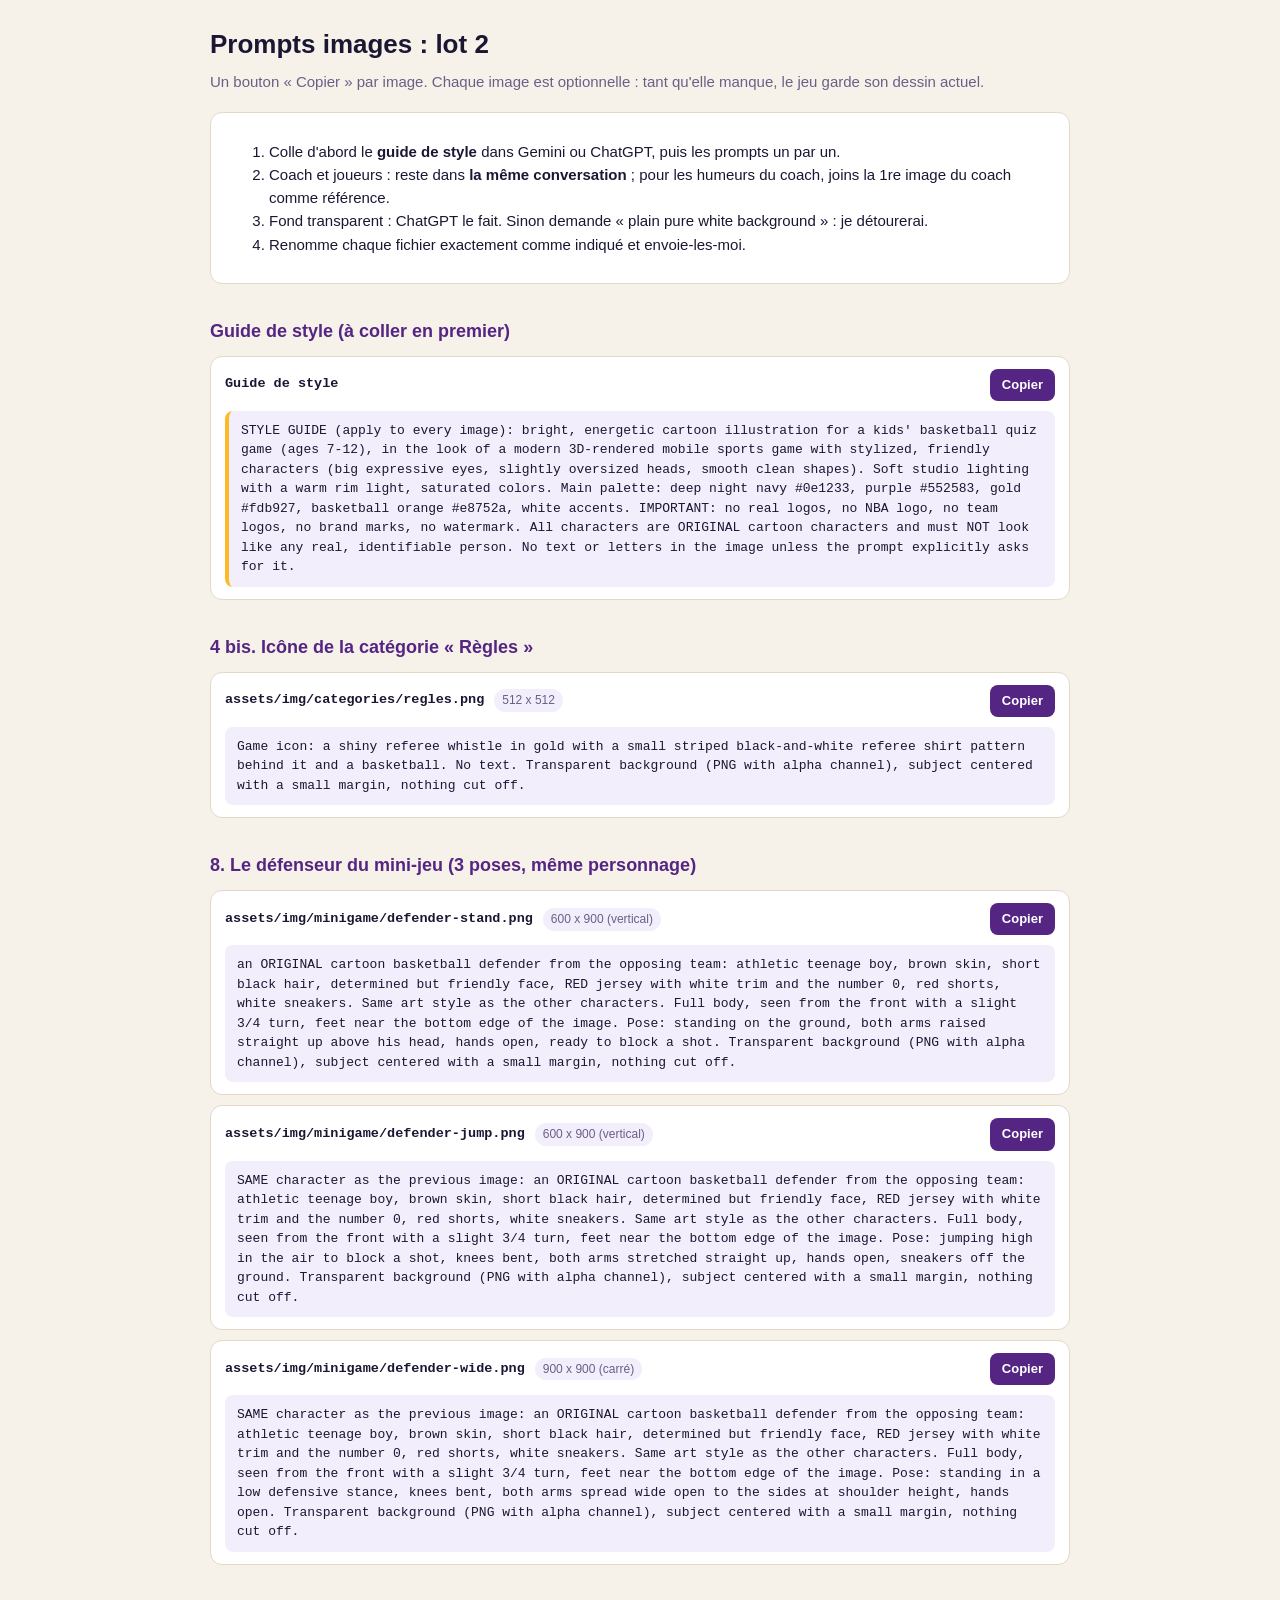
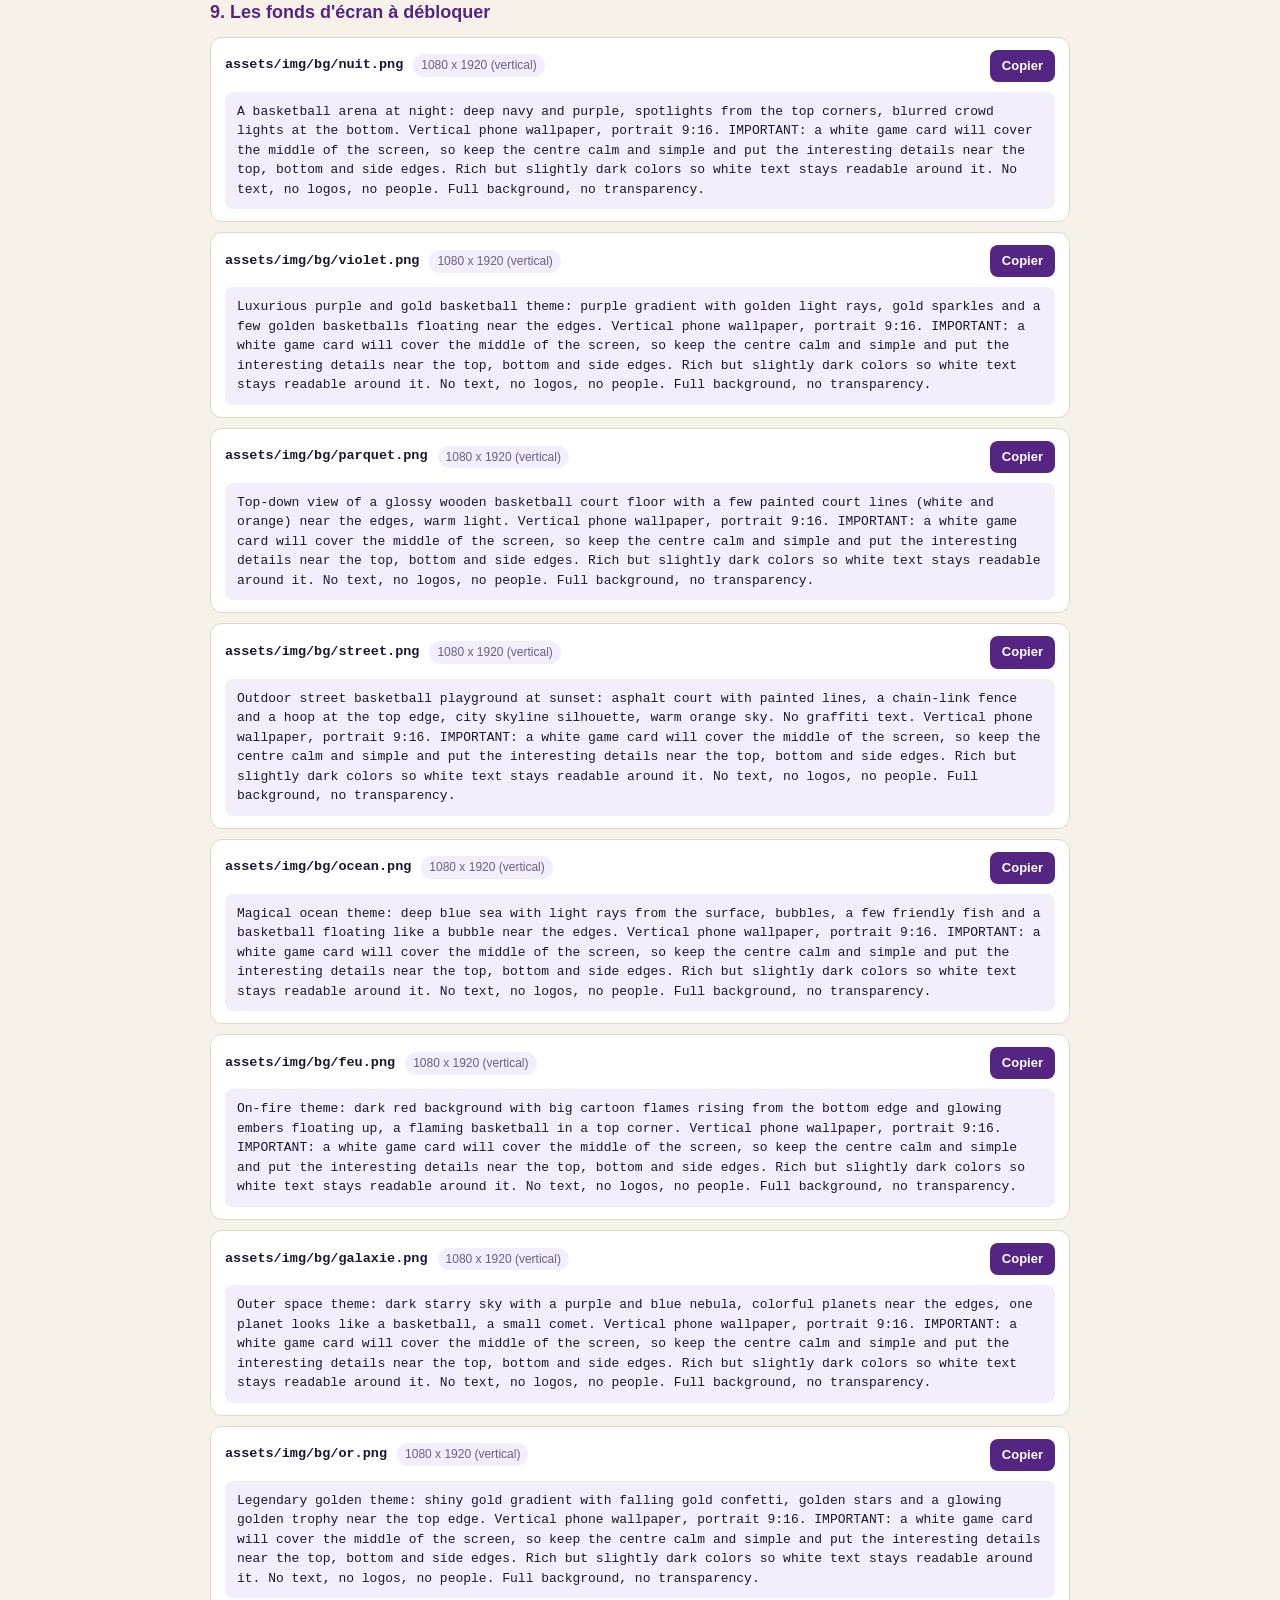
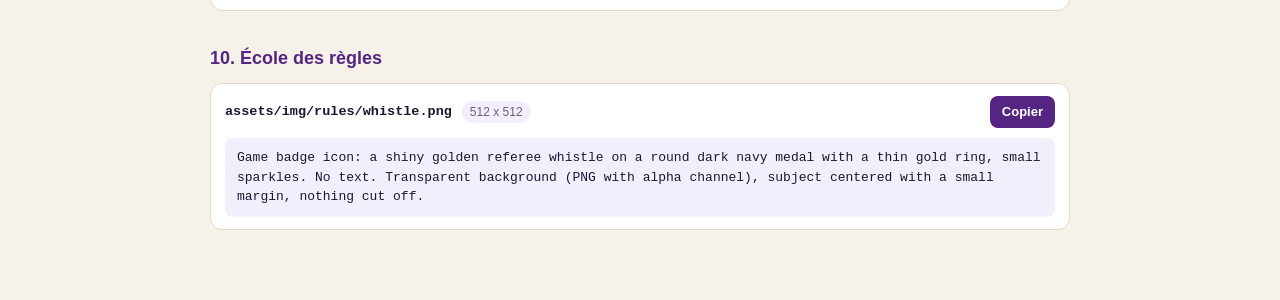
<file: prompts-images-lot2.html>
<!doctype html><html lang="fr"><head><meta charset="utf-8"><meta name="viewport" content="width=device-width,initial-scale=1">
<title>Prompts images : lot 2</title>
<style>
:root{--bg:#f6f2ea;--card:#fff;--ink:#1b1733;--mut:#6b5f86;--line:#e2d8c6;--acc:#552583;--gold:#fdb927;--code:#f3eefb}
@media (prefers-color-scheme:dark){:root{--bg:#0e1233;--card:#171c47;--ink:#f3f0ff;--mut:#b5acd6;--line:#2c3270;--acc:#c9a8ff;--code:#1f2560}}
*{box-sizing:border-box}body{margin:0;background:var(--bg);color:var(--ink);font:15px/1.55 -apple-system,Segoe UI,Roboto,Helvetica,Arial,sans-serif;padding:24px 16px 60px}
main{max-width:860px;margin:0 auto}h1{font-size:26px;margin:0 0 6px}h2{font-size:18px;margin:34px 0 10px;color:var(--acc)}
p.lead{color:var(--mut);margin:0 0 18px}.steps{background:var(--card);border:1px solid var(--line);border-radius:12px;padding:12px 18px}
.item{background:var(--card);border:1px solid var(--line);border-radius:12px;padding:12px 14px;margin:10px 0}
.head{display:flex;gap:10px;align-items:center;flex-wrap:wrap}.file{font-family:ui-monospace,Menlo,Consolas,monospace;font-weight:700;font-size:13.5px;word-break:break-all}
.size{font-size:12px;color:var(--mut);background:var(--code);padding:2px 8px;border-radius:99px}
button{margin-left:auto;border:0;background:var(--acc);color:#fff;font:inherit;font-size:13px;font-weight:700;padding:6px 12px;border-radius:8px;cursor:pointer}
button.done{background:#2e8b57}
pre{white-space:pre-wrap;background:var(--code);border-radius:8px;padding:10px 12px;margin:10px 0 0;font-size:13px;line-height:1.5;font-family:ui-monospace,Menlo,Consolas,monospace}
.style pre{border-left:4px solid var(--gold)}
</style></head><body><main>
<h1>Prompts images : lot 2</h1>
<p class="lead">Un bouton « Copier » par image. Chaque image est optionnelle : tant qu'elle manque, le jeu garde son dessin actuel.</p>
<div class="steps"><ol>
<li>Colle d'abord le <b>guide de style</b> dans Gemini ou ChatGPT, puis les prompts un par un.</li>
<li>Coach et joueurs : reste dans <b>la même conversation</b> ; pour les humeurs du coach, joins la 1re image du coach comme référence.</li>
<li>Fond transparent : ChatGPT le fait. Sinon demande « plain pure white background » : je détourerai.</li>
<li>Renomme chaque fichier exactement comme indiqué et envoie-les-moi.</li></ol></div>
<h2>Guide de style (à coller en premier)</h2>
<div class="item style"><div class="head"><span class="file">Guide de style</span><button data-t="style">Copier</button></div><pre id="style"></pre></div>
<div id="list"></div>
<script>
var STYLE="STYLE GUIDE (apply to every image): bright, energetic cartoon illustration for a kids' basketball quiz game (ages 7-12), in the look of a modern 3D-rendered mobile sports game with stylized, friendly characters (big expressive eyes, slightly oversized heads, smooth clean shapes). Soft studio lighting with a warm rim light, saturated colors. Main palette: deep night navy #0e1233, purple #552583, gold #fdb927, basketball orange #e8752a, white accents. IMPORTANT: no real logos, no NBA logo, no team logos, no brand marks, no watermark. All characters are ORIGINAL cartoon characters and must NOT look like any real, identifiable person. No text or letters in the image unless the prompt explicitly asks for it.";var DATA=[{"title": "4 bis. Icône de la catégorie « Règles »", "folder": "categories", "items": [{"name": "regles", "size": "512 x 512", "prompt": "Game icon: a shiny referee whistle in gold with a small striped black-and-white referee shirt pattern behind it and a basketball. No text. Transparent background (PNG with alpha channel), subject centered with a small margin, nothing cut off."}]}, {"title": "8. Le défenseur du mini-jeu (3 poses, même personnage)", "folder": "minigame", "items": [{"name": "defender-stand", "size": "600 x 900 (vertical)", "prompt": "an ORIGINAL cartoon basketball defender from the opposing team: athletic teenage boy, brown skin, short black hair, determined but friendly face, RED jersey with white trim and the number 0, red shorts, white sneakers. Same art style as the other characters. Full body, seen from the front with a slight 3/4 turn, feet near the bottom edge of the image. Pose: standing on the ground, both arms raised straight up above his head, hands open, ready to block a shot. Transparent background (PNG with alpha channel), subject centered with a small margin, nothing cut off."}, {"name": "defender-jump", "size": "600 x 900 (vertical)", "prompt": "SAME character as the previous image: an ORIGINAL cartoon basketball defender from the opposing team: athletic teenage boy, brown skin, short black hair, determined but friendly face, RED jersey with white trim and the number 0, red shorts, white sneakers. Same art style as the other characters. Full body, seen from the front with a slight 3/4 turn, feet near the bottom edge of the image. Pose: jumping high in the air to block a shot, knees bent, both arms stretched straight up, hands open, sneakers off the ground. Transparent background (PNG with alpha channel), subject centered with a small margin, nothing cut off."}, {"name": "defender-wide", "size": "900 x 900 (carré)", "prompt": "SAME character as the previous image: an ORIGINAL cartoon basketball defender from the opposing team: athletic teenage boy, brown skin, short black hair, determined but friendly face, RED jersey with white trim and the number 0, red shorts, white sneakers. Same art style as the other characters. Full body, seen from the front with a slight 3/4 turn, feet near the bottom edge of the image. Pose: standing in a low defensive stance, knees bent, both arms spread wide open to the sides at shoulder height, hands open. Transparent background (PNG with alpha channel), subject centered with a small margin, nothing cut off."}]}, {"title": "9. Les fonds d'écran à débloquer", "folder": "bg", "items": [{"name": "nuit", "size": "1080 x 1920 (vertical)", "prompt": "A basketball arena at night: deep navy and purple, spotlights from the top corners, blurred crowd lights at the bottom. Vertical phone wallpaper, portrait 9:16. IMPORTANT: a white game card will cover the middle of the screen, so keep the centre calm and simple and put the interesting details near the top, bottom and side edges. Rich but slightly dark colors so white text stays readable around it. No text, no logos, no people. Full background, no transparency."}, {"name": "violet", "size": "1080 x 1920 (vertical)", "prompt": "Luxurious purple and gold basketball theme: purple gradient with golden light rays, gold sparkles and a few golden basketballs floating near the edges. Vertical phone wallpaper, portrait 9:16. IMPORTANT: a white game card will cover the middle of the screen, so keep the centre calm and simple and put the interesting details near the top, bottom and side edges. Rich but slightly dark colors so white text stays readable around it. No text, no logos, no people. Full background, no transparency."}, {"name": "parquet", "size": "1080 x 1920 (vertical)", "prompt": "Top-down view of a glossy wooden basketball court floor with a few painted court lines (white and orange) near the edges, warm light. Vertical phone wallpaper, portrait 9:16. IMPORTANT: a white game card will cover the middle of the screen, so keep the centre calm and simple and put the interesting details near the top, bottom and side edges. Rich but slightly dark colors so white text stays readable around it. No text, no logos, no people. Full background, no transparency."}, {"name": "street", "size": "1080 x 1920 (vertical)", "prompt": "Outdoor street basketball playground at sunset: asphalt court with painted lines, a chain-link fence and a hoop at the top edge, city skyline silhouette, warm orange sky. No graffiti text. Vertical phone wallpaper, portrait 9:16. IMPORTANT: a white game card will cover the middle of the screen, so keep the centre calm and simple and put the interesting details near the top, bottom and side edges. Rich but slightly dark colors so white text stays readable around it. No text, no logos, no people. Full background, no transparency."}, {"name": "ocean", "size": "1080 x 1920 (vertical)", "prompt": "Magical ocean theme: deep blue sea with light rays from the surface, bubbles, a few friendly fish and a basketball floating like a bubble near the edges. Vertical phone wallpaper, portrait 9:16. IMPORTANT: a white game card will cover the middle of the screen, so keep the centre calm and simple and put the interesting details near the top, bottom and side edges. Rich but slightly dark colors so white text stays readable around it. No text, no logos, no people. Full background, no transparency."}, {"name": "feu", "size": "1080 x 1920 (vertical)", "prompt": "On-fire theme: dark red background with big cartoon flames rising from the bottom edge and glowing embers floating up, a flaming basketball in a top corner. Vertical phone wallpaper, portrait 9:16. IMPORTANT: a white game card will cover the middle of the screen, so keep the centre calm and simple and put the interesting details near the top, bottom and side edges. Rich but slightly dark colors so white text stays readable around it. No text, no logos, no people. Full background, no transparency."}, {"name": "galaxie", "size": "1080 x 1920 (vertical)", "prompt": "Outer space theme: dark starry sky with a purple and blue nebula, colorful planets near the edges, one planet looks like a basketball, a small comet. Vertical phone wallpaper, portrait 9:16. IMPORTANT: a white game card will cover the middle of the screen, so keep the centre calm and simple and put the interesting details near the top, bottom and side edges. Rich but slightly dark colors so white text stays readable around it. No text, no logos, no people. Full background, no transparency."}, {"name": "or", "size": "1080 x 1920 (vertical)", "prompt": "Legendary golden theme: shiny gold gradient with falling gold confetti, golden stars and a glowing golden trophy near the top edge. Vertical phone wallpaper, portrait 9:16. IMPORTANT: a white game card will cover the middle of the screen, so keep the centre calm and simple and put the interesting details near the top, bottom and side edges. Rich but slightly dark colors so white text stays readable around it. No text, no logos, no people. Full background, no transparency."}]}, {"title": "10. École des règles", "folder": "rules", "items": [{"name": "whistle", "size": "512 x 512", "prompt": "Game badge icon: a shiny golden referee whistle on a round dark navy medal with a thin gold ring, small sparkles. No text. Transparent background (PNG with alpha channel), subject centered with a small margin, nothing cut off."}]}];
document.getElementById('style').textContent=STYLE;
var L=document.getElementById('list'),T={style:STYLE},n=0;
DATA.forEach(function(g){var h=document.createElement('h2');h.textContent=g.title;L.appendChild(h);
 g.items.forEach(function(it){var id='p'+(n++);T[id]=it.prompt;var d=document.createElement('div');d.className='item';
  d.innerHTML='<div class="head"><span class="file"></span><span class="size"></span><button data-t="'+id+'">Copier</button></div><pre></pre>';
  d.querySelector('.file').textContent='assets/img/'+g.folder+'/'+it.name+'.png';d.querySelector('.size').textContent=it.size;d.querySelector('pre').textContent=it.prompt;L.appendChild(d);});});
document.addEventListener('click',function(e){var b=e.target.closest('button[data-t]');if(!b)return;var t=T[b.getAttribute('data-t')];
 function ok(){b.textContent='Copié !';b.classList.add('done');setTimeout(function(){b.textContent='Copier';b.classList.remove('done');},1500);}
 if(navigator.clipboard&&navigator.clipboard.writeText)navigator.clipboard.writeText(t).then(ok,function(){fallback();});else fallback();
 function fallback(){var ta=document.createElement('textarea');ta.value=t;document.body.appendChild(ta);ta.select();try{document.execCommand('copy');ok();}catch(x){}document.body.removeChild(ta);}});
</script></main></body></html>
</file>
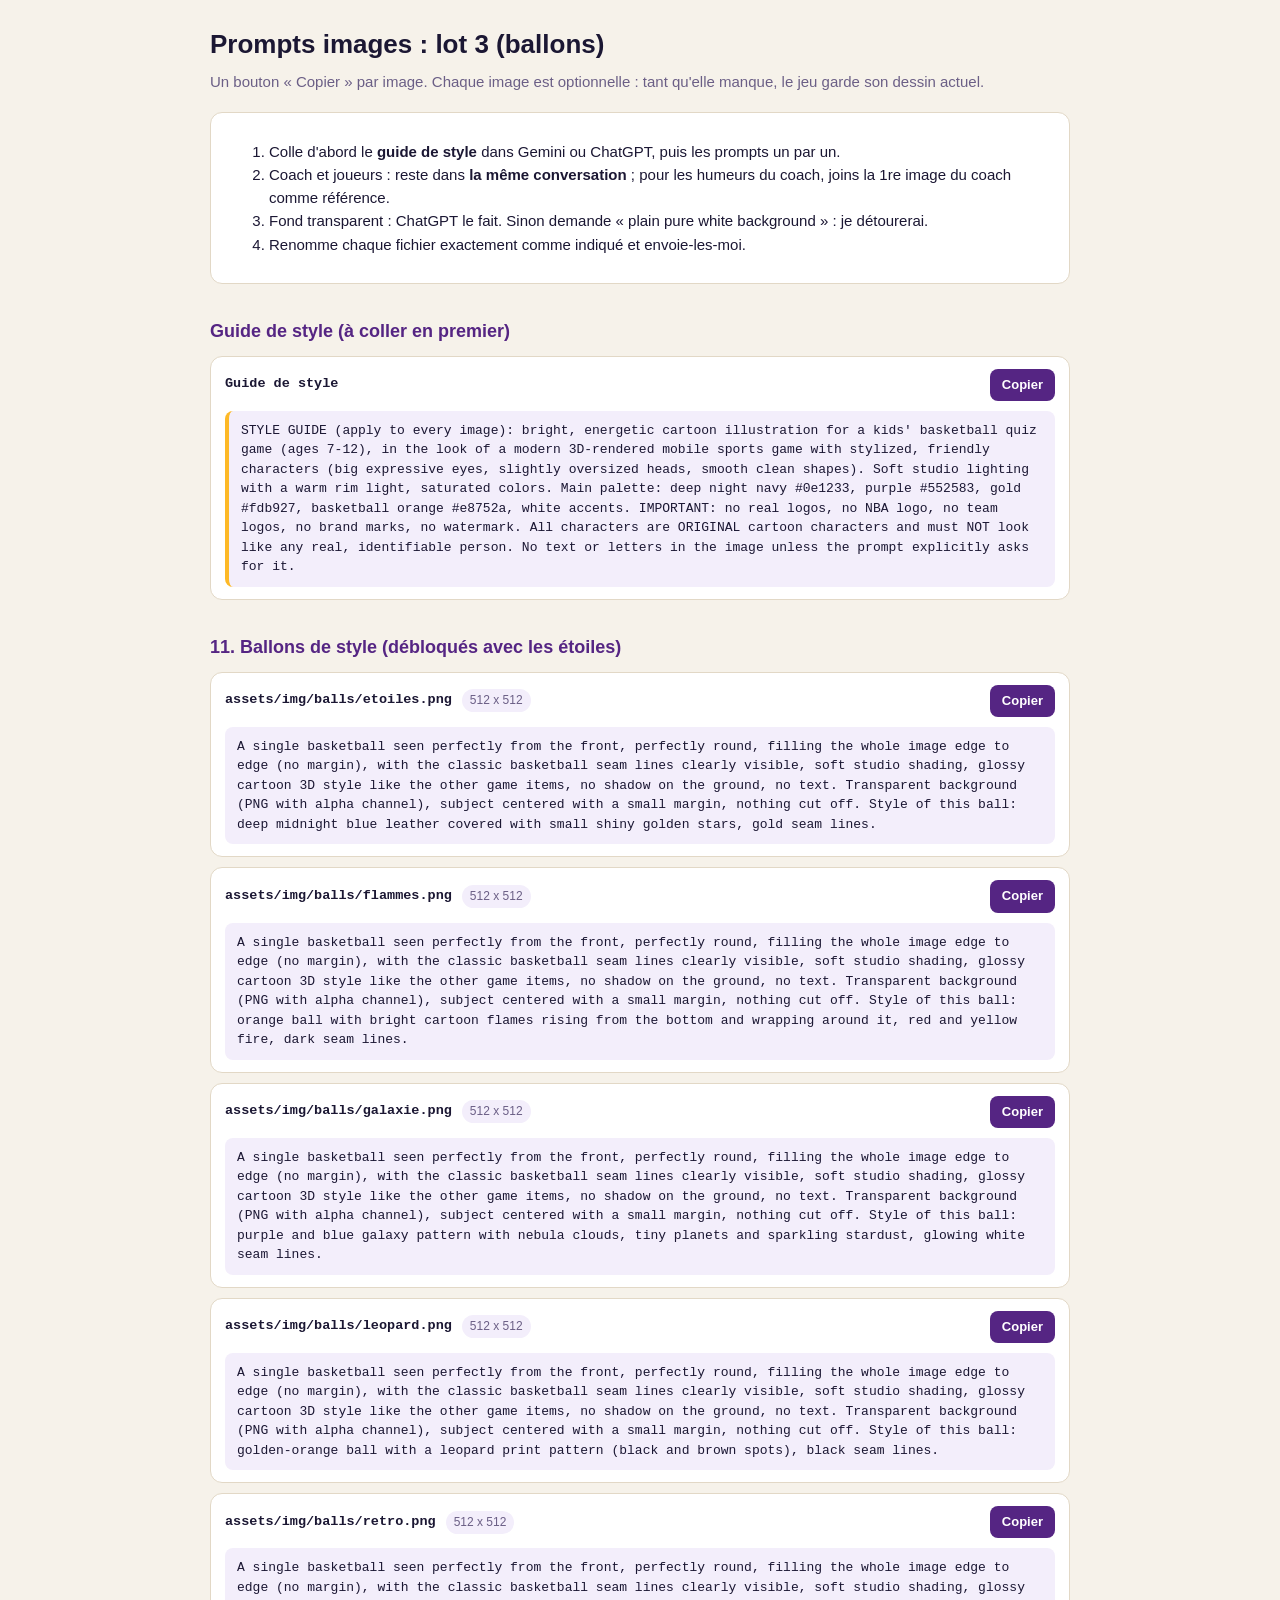
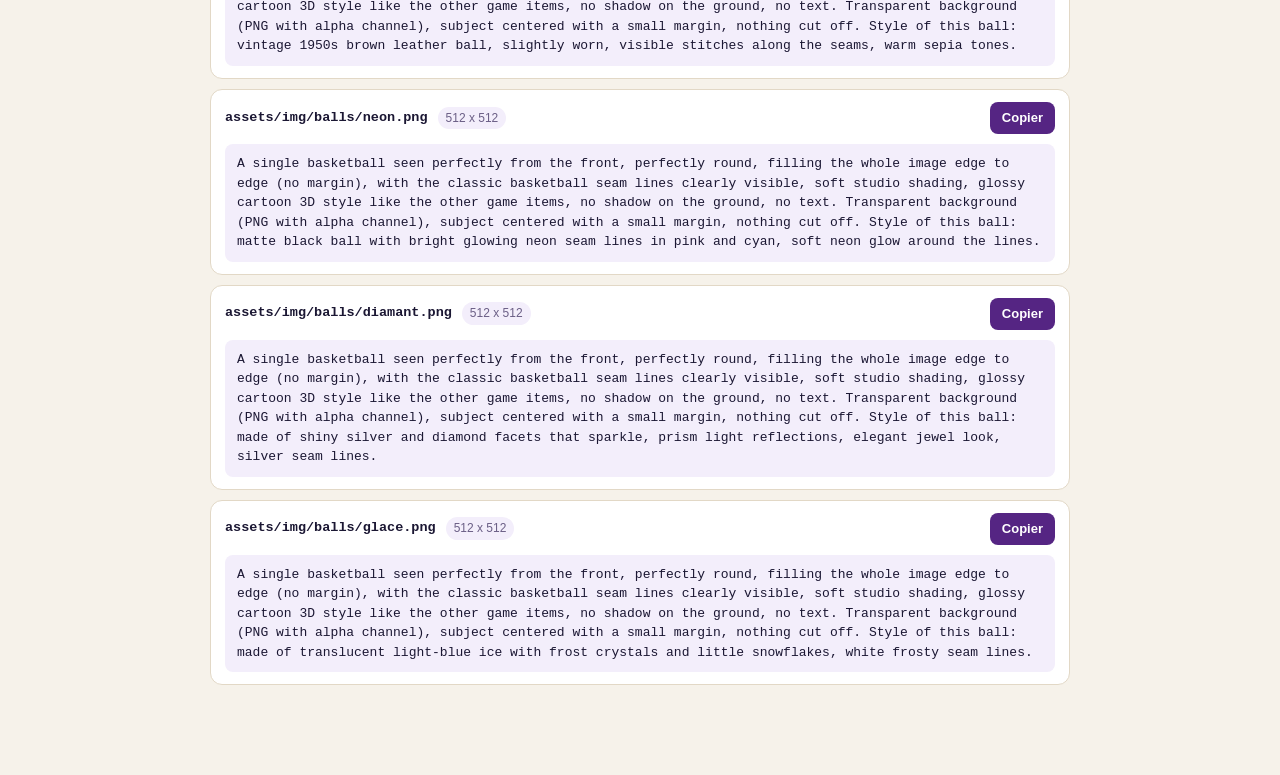
<file: prompts-images-lot3.html>
<!doctype html><html lang="fr"><head><meta charset="utf-8"><meta name="viewport" content="width=device-width,initial-scale=1">
<title>Prompts images : lot 3 (ballons)</title>
<style>
:root{--bg:#f6f2ea;--card:#fff;--ink:#1b1733;--mut:#6b5f86;--line:#e2d8c6;--acc:#552583;--gold:#fdb927;--code:#f3eefb}
@media (prefers-color-scheme:dark){:root{--bg:#0e1233;--card:#171c47;--ink:#f3f0ff;--mut:#b5acd6;--line:#2c3270;--acc:#c9a8ff;--code:#1f2560}}
*{box-sizing:border-box}body{margin:0;background:var(--bg);color:var(--ink);font:15px/1.55 -apple-system,Segoe UI,Roboto,Helvetica,Arial,sans-serif;padding:24px 16px 60px}
main{max-width:860px;margin:0 auto}h1{font-size:26px;margin:0 0 6px}h2{font-size:18px;margin:34px 0 10px;color:var(--acc)}
p.lead{color:var(--mut);margin:0 0 18px}.steps{background:var(--card);border:1px solid var(--line);border-radius:12px;padding:12px 18px}
.item{background:var(--card);border:1px solid var(--line);border-radius:12px;padding:12px 14px;margin:10px 0}
.head{display:flex;gap:10px;align-items:center;flex-wrap:wrap}.file{font-family:ui-monospace,Menlo,Consolas,monospace;font-weight:700;font-size:13.5px;word-break:break-all}
.size{font-size:12px;color:var(--mut);background:var(--code);padding:2px 8px;border-radius:99px}
button{margin-left:auto;border:0;background:var(--acc);color:#fff;font:inherit;font-size:13px;font-weight:700;padding:6px 12px;border-radius:8px;cursor:pointer}
button.done{background:#2e8b57}
pre{white-space:pre-wrap;background:var(--code);border-radius:8px;padding:10px 12px;margin:10px 0 0;font-size:13px;line-height:1.5;font-family:ui-monospace,Menlo,Consolas,monospace}
.style pre{border-left:4px solid var(--gold)}
</style></head><body><main>
<h1>Prompts images : lot 3 (ballons)</h1>
<p class="lead">Un bouton « Copier » par image. Chaque image est optionnelle : tant qu'elle manque, le jeu garde son dessin actuel.</p>
<div class="steps"><ol>
<li>Colle d'abord le <b>guide de style</b> dans Gemini ou ChatGPT, puis les prompts un par un.</li>
<li>Coach et joueurs : reste dans <b>la même conversation</b> ; pour les humeurs du coach, joins la 1re image du coach comme référence.</li>
<li>Fond transparent : ChatGPT le fait. Sinon demande « plain pure white background » : je détourerai.</li>
<li>Renomme chaque fichier exactement comme indiqué et envoie-les-moi.</li></ol></div>
<h2>Guide de style (à coller en premier)</h2>
<div class="item style"><div class="head"><span class="file">Guide de style</span><button data-t="style">Copier</button></div><pre id="style"></pre></div>
<div id="list"></div>
<script>
var STYLE="STYLE GUIDE (apply to every image): bright, energetic cartoon illustration for a kids' basketball quiz game (ages 7-12), in the look of a modern 3D-rendered mobile sports game with stylized, friendly characters (big expressive eyes, slightly oversized heads, smooth clean shapes). Soft studio lighting with a warm rim light, saturated colors. Main palette: deep night navy #0e1233, purple #552583, gold #fdb927, basketball orange #e8752a, white accents. IMPORTANT: no real logos, no NBA logo, no team logos, no brand marks, no watermark. All characters are ORIGINAL cartoon characters and must NOT look like any real, identifiable person. No text or letters in the image unless the prompt explicitly asks for it.";var DATA=[{"title": "11. Ballons de style (débloqués avec les étoiles)", "folder": "balls", "items": [{"name": "etoiles", "size": "512 x 512", "prompt": "A single basketball seen perfectly from the front, perfectly round, filling the whole image edge to edge (no margin), with the classic basketball seam lines clearly visible, soft studio shading, glossy cartoon 3D style like the other game items, no shadow on the ground, no text. Transparent background (PNG with alpha channel), subject centered with a small margin, nothing cut off. Style of this ball: deep midnight blue leather covered with small shiny golden stars, gold seam lines."}, {"name": "flammes", "size": "512 x 512", "prompt": "A single basketball seen perfectly from the front, perfectly round, filling the whole image edge to edge (no margin), with the classic basketball seam lines clearly visible, soft studio shading, glossy cartoon 3D style like the other game items, no shadow on the ground, no text. Transparent background (PNG with alpha channel), subject centered with a small margin, nothing cut off. Style of this ball: orange ball with bright cartoon flames rising from the bottom and wrapping around it, red and yellow fire, dark seam lines."}, {"name": "galaxie", "size": "512 x 512", "prompt": "A single basketball seen perfectly from the front, perfectly round, filling the whole image edge to edge (no margin), with the classic basketball seam lines clearly visible, soft studio shading, glossy cartoon 3D style like the other game items, no shadow on the ground, no text. Transparent background (PNG with alpha channel), subject centered with a small margin, nothing cut off. Style of this ball: purple and blue galaxy pattern with nebula clouds, tiny planets and sparkling stardust, glowing white seam lines."}, {"name": "leopard", "size": "512 x 512", "prompt": "A single basketball seen perfectly from the front, perfectly round, filling the whole image edge to edge (no margin), with the classic basketball seam lines clearly visible, soft studio shading, glossy cartoon 3D style like the other game items, no shadow on the ground, no text. Transparent background (PNG with alpha channel), subject centered with a small margin, nothing cut off. Style of this ball: golden-orange ball with a leopard print pattern (black and brown spots), black seam lines."}, {"name": "retro", "size": "512 x 512", "prompt": "A single basketball seen perfectly from the front, perfectly round, filling the whole image edge to edge (no margin), with the classic basketball seam lines clearly visible, soft studio shading, glossy cartoon 3D style like the other game items, no shadow on the ground, no text. Transparent background (PNG with alpha channel), subject centered with a small margin, nothing cut off. Style of this ball: vintage 1950s brown leather ball, slightly worn, visible stitches along the seams, warm sepia tones."}, {"name": "neon", "size": "512 x 512", "prompt": "A single basketball seen perfectly from the front, perfectly round, filling the whole image edge to edge (no margin), with the classic basketball seam lines clearly visible, soft studio shading, glossy cartoon 3D style like the other game items, no shadow on the ground, no text. Transparent background (PNG with alpha channel), subject centered with a small margin, nothing cut off. Style of this ball: matte black ball with bright glowing neon seam lines in pink and cyan, soft neon glow around the lines."}, {"name": "diamant", "size": "512 x 512", "prompt": "A single basketball seen perfectly from the front, perfectly round, filling the whole image edge to edge (no margin), with the classic basketball seam lines clearly visible, soft studio shading, glossy cartoon 3D style like the other game items, no shadow on the ground, no text. Transparent background (PNG with alpha channel), subject centered with a small margin, nothing cut off. Style of this ball: made of shiny silver and diamond facets that sparkle, prism light reflections, elegant jewel look, silver seam lines."}, {"name": "glace", "size": "512 x 512", "prompt": "A single basketball seen perfectly from the front, perfectly round, filling the whole image edge to edge (no margin), with the classic basketball seam lines clearly visible, soft studio shading, glossy cartoon 3D style like the other game items, no shadow on the ground, no text. Transparent background (PNG with alpha channel), subject centered with a small margin, nothing cut off. Style of this ball: made of translucent light-blue ice with frost crystals and little snowflakes, white frosty seam lines."}]}];
document.getElementById('style').textContent=STYLE;
var L=document.getElementById('list'),T={style:STYLE},n=0;
DATA.forEach(function(g){var h=document.createElement('h2');h.textContent=g.title;L.appendChild(h);
 g.items.forEach(function(it){var id='p'+(n++);T[id]=it.prompt;var d=document.createElement('div');d.className='item';
  d.innerHTML='<div class="head"><span class="file"></span><span class="size"></span><button data-t="'+id+'">Copier</button></div><pre></pre>';
  d.querySelector('.file').textContent='assets/img/'+g.folder+'/'+it.name+'.png';d.querySelector('.size').textContent=it.size;d.querySelector('pre').textContent=it.prompt;L.appendChild(d);});});
document.addEventListener('click',function(e){var b=e.target.closest('button[data-t]');if(!b)return;var t=T[b.getAttribute('data-t')];
 function ok(){b.textContent='Copié !';b.classList.add('done');setTimeout(function(){b.textContent='Copier';b.classList.remove('done');},1500);}
 if(navigator.clipboard&&navigator.clipboard.writeText)navigator.clipboard.writeText(t).then(ok,function(){fallback();});else fallback();
 function fallback(){var ta=document.createElement('textarea');ta.value=t;document.body.appendChild(ta);ta.select();try{document.execCommand('copy');ok();}catch(x){}document.body.removeChild(ta);}});
</script></main></body></html>
</file>
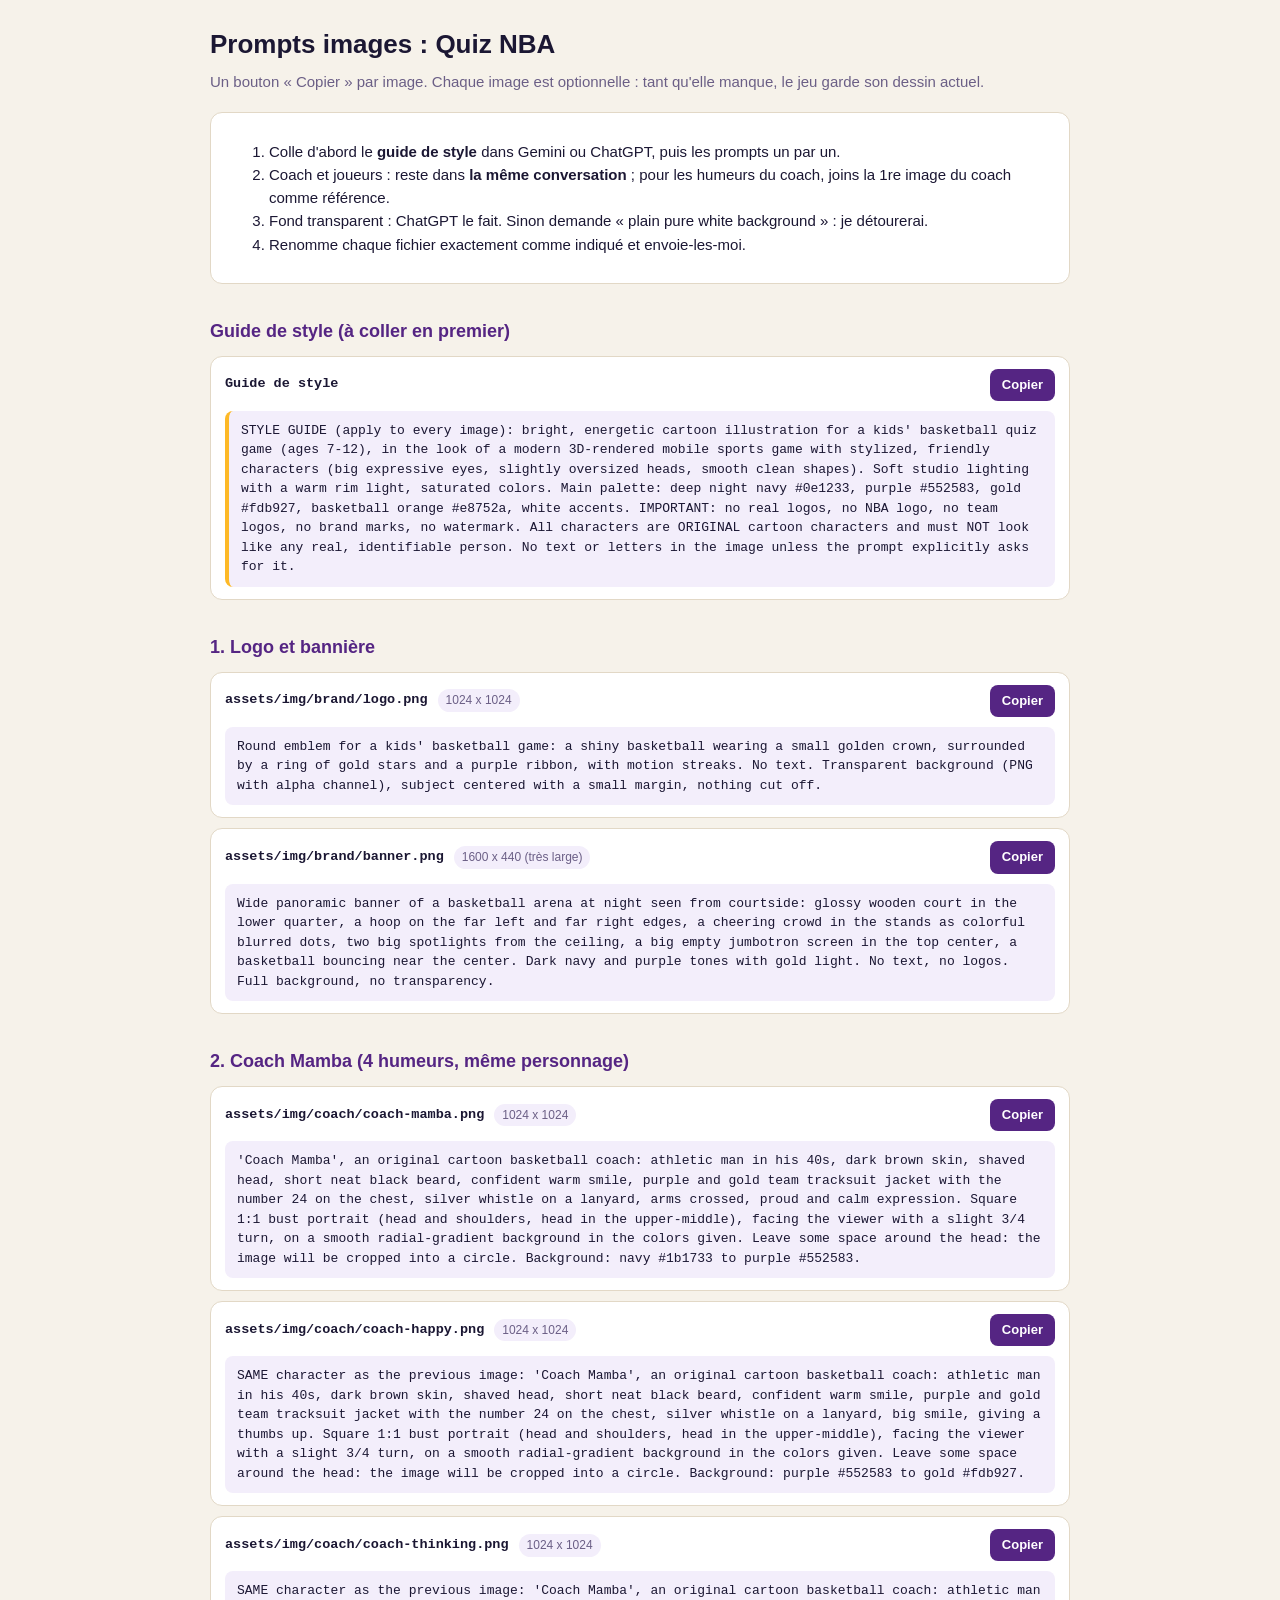
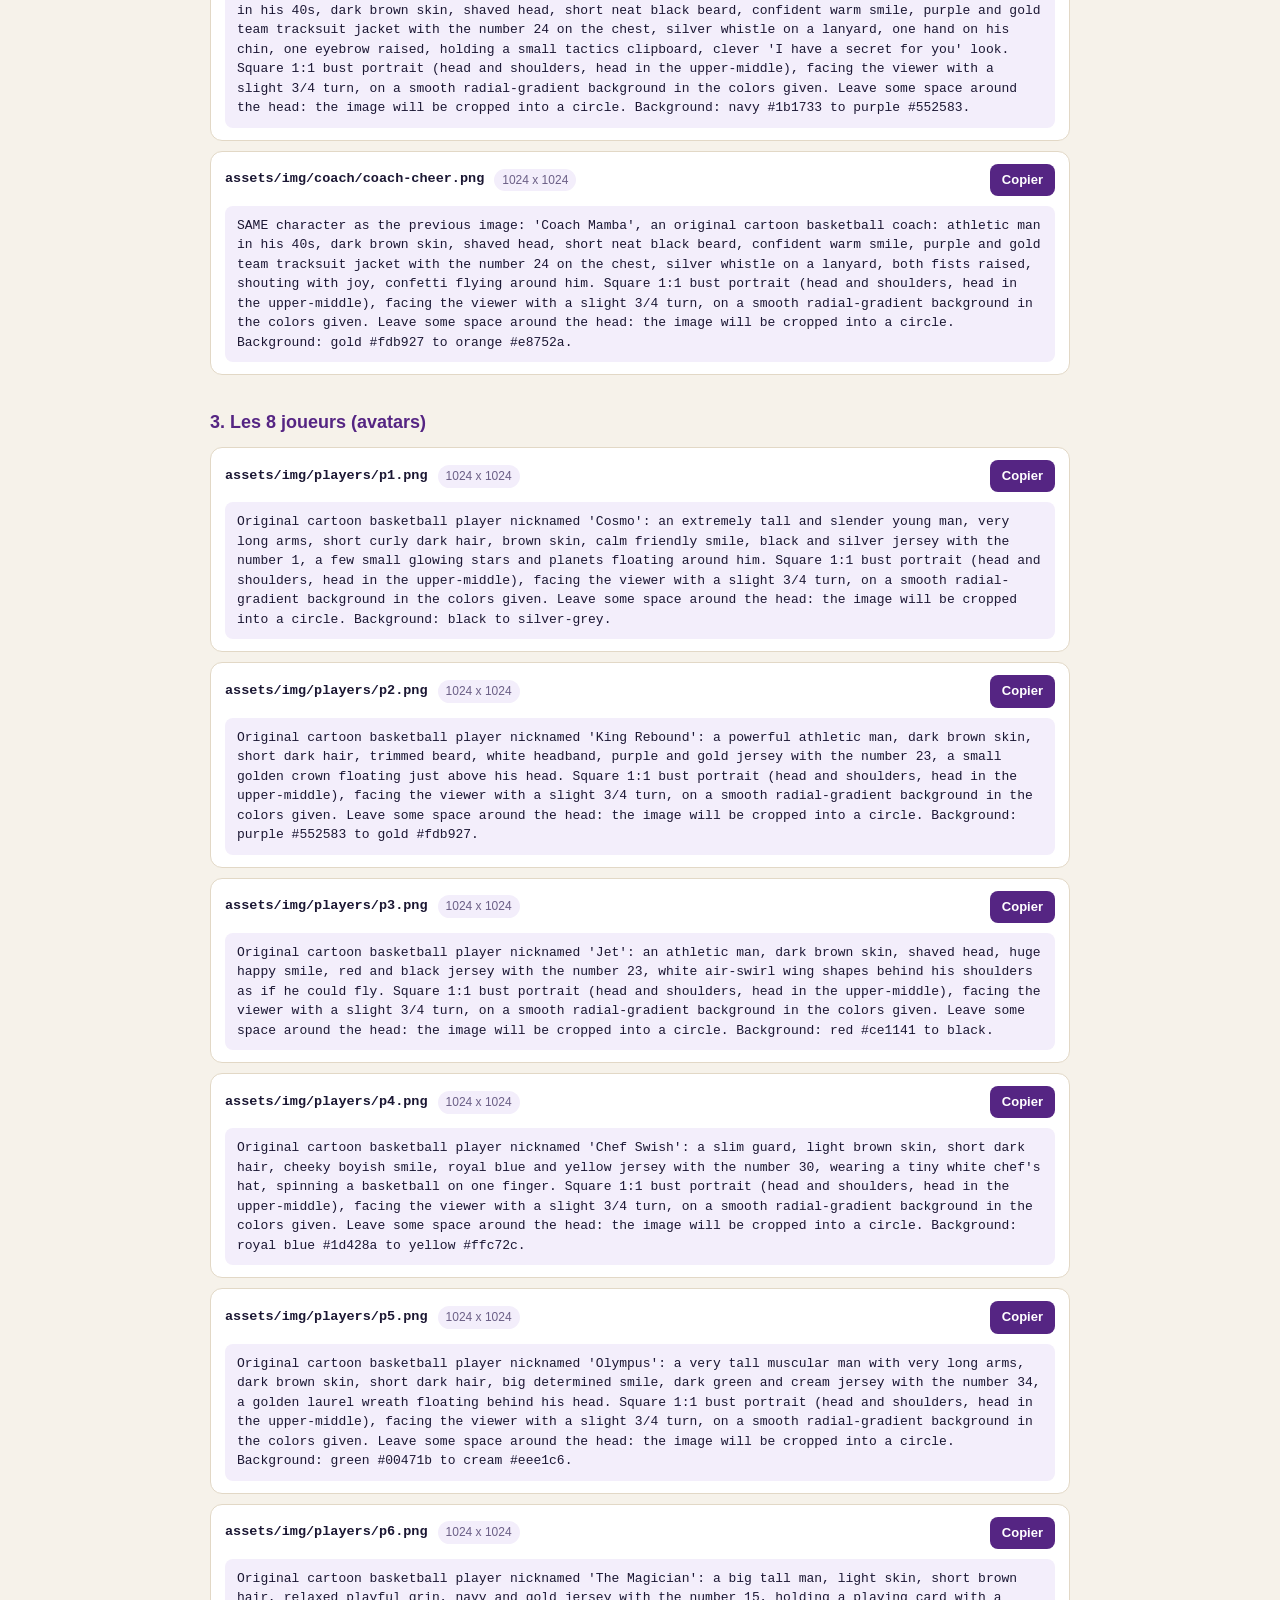
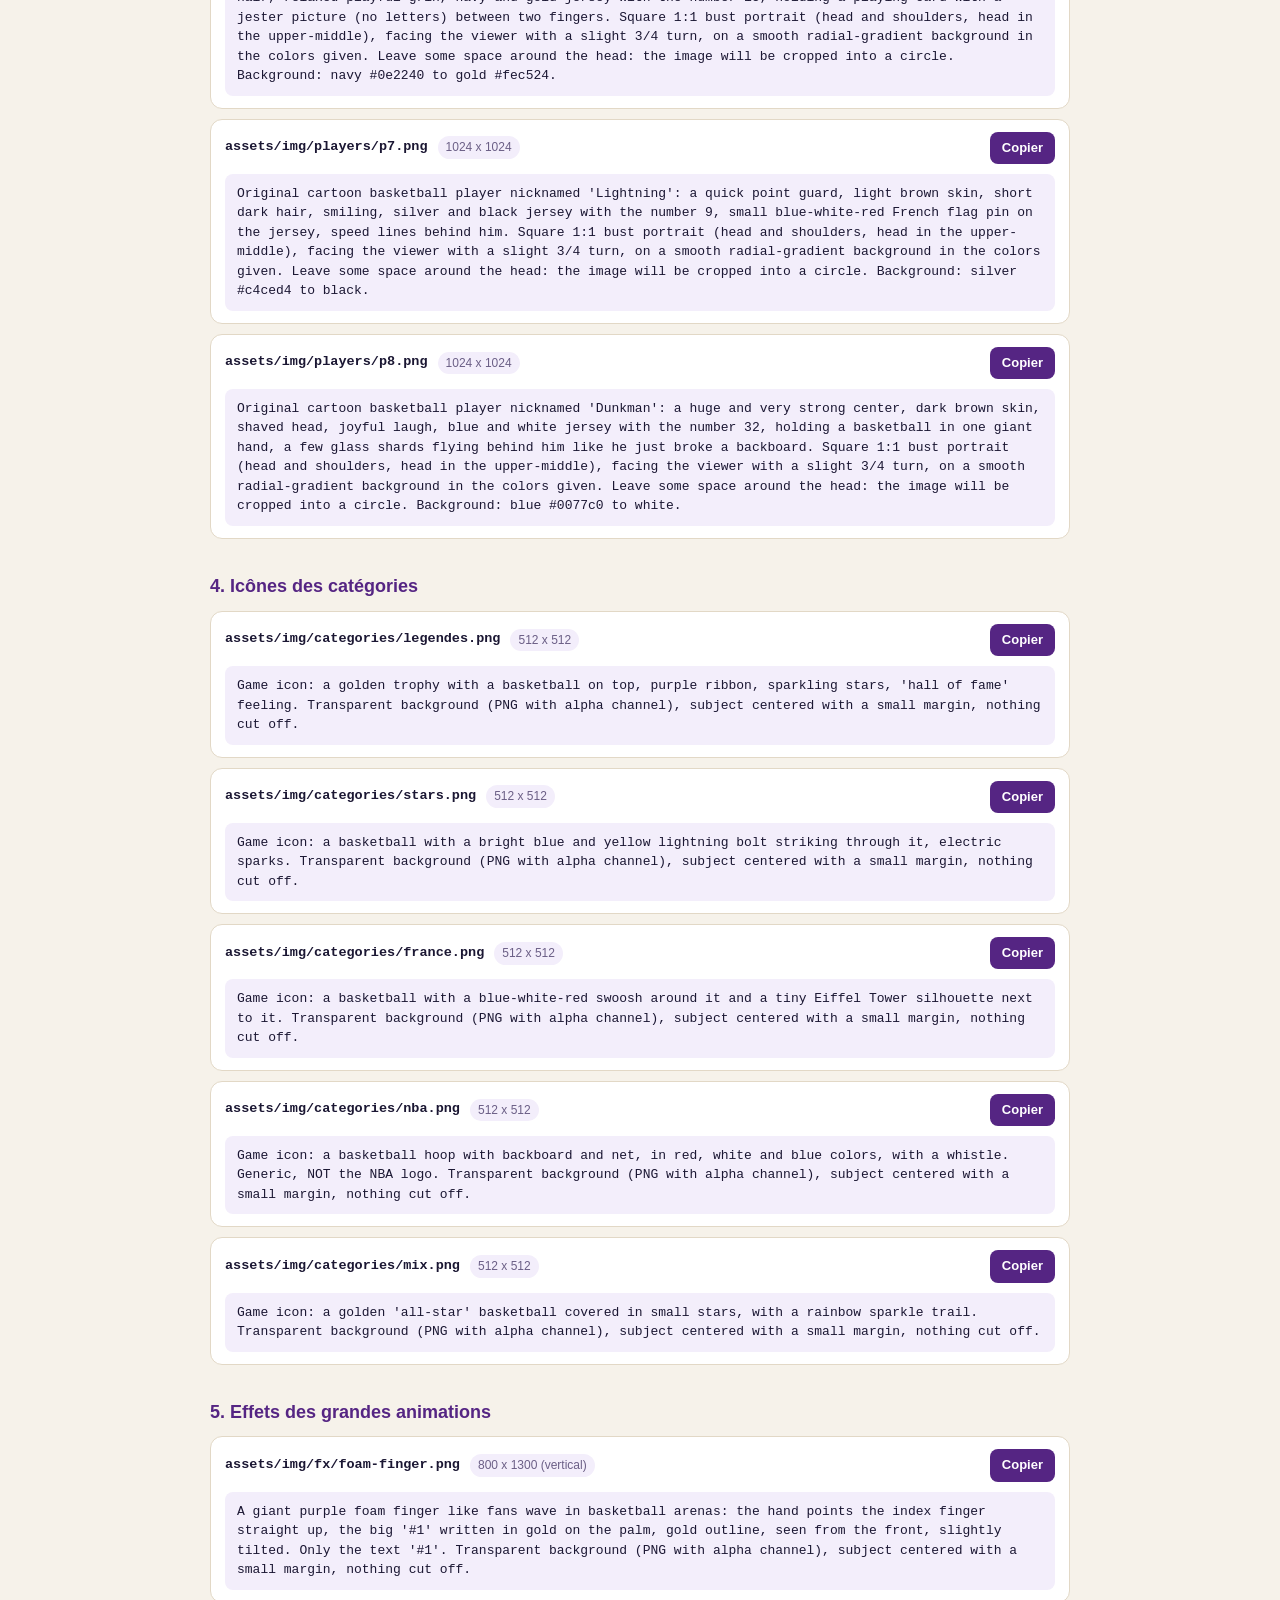
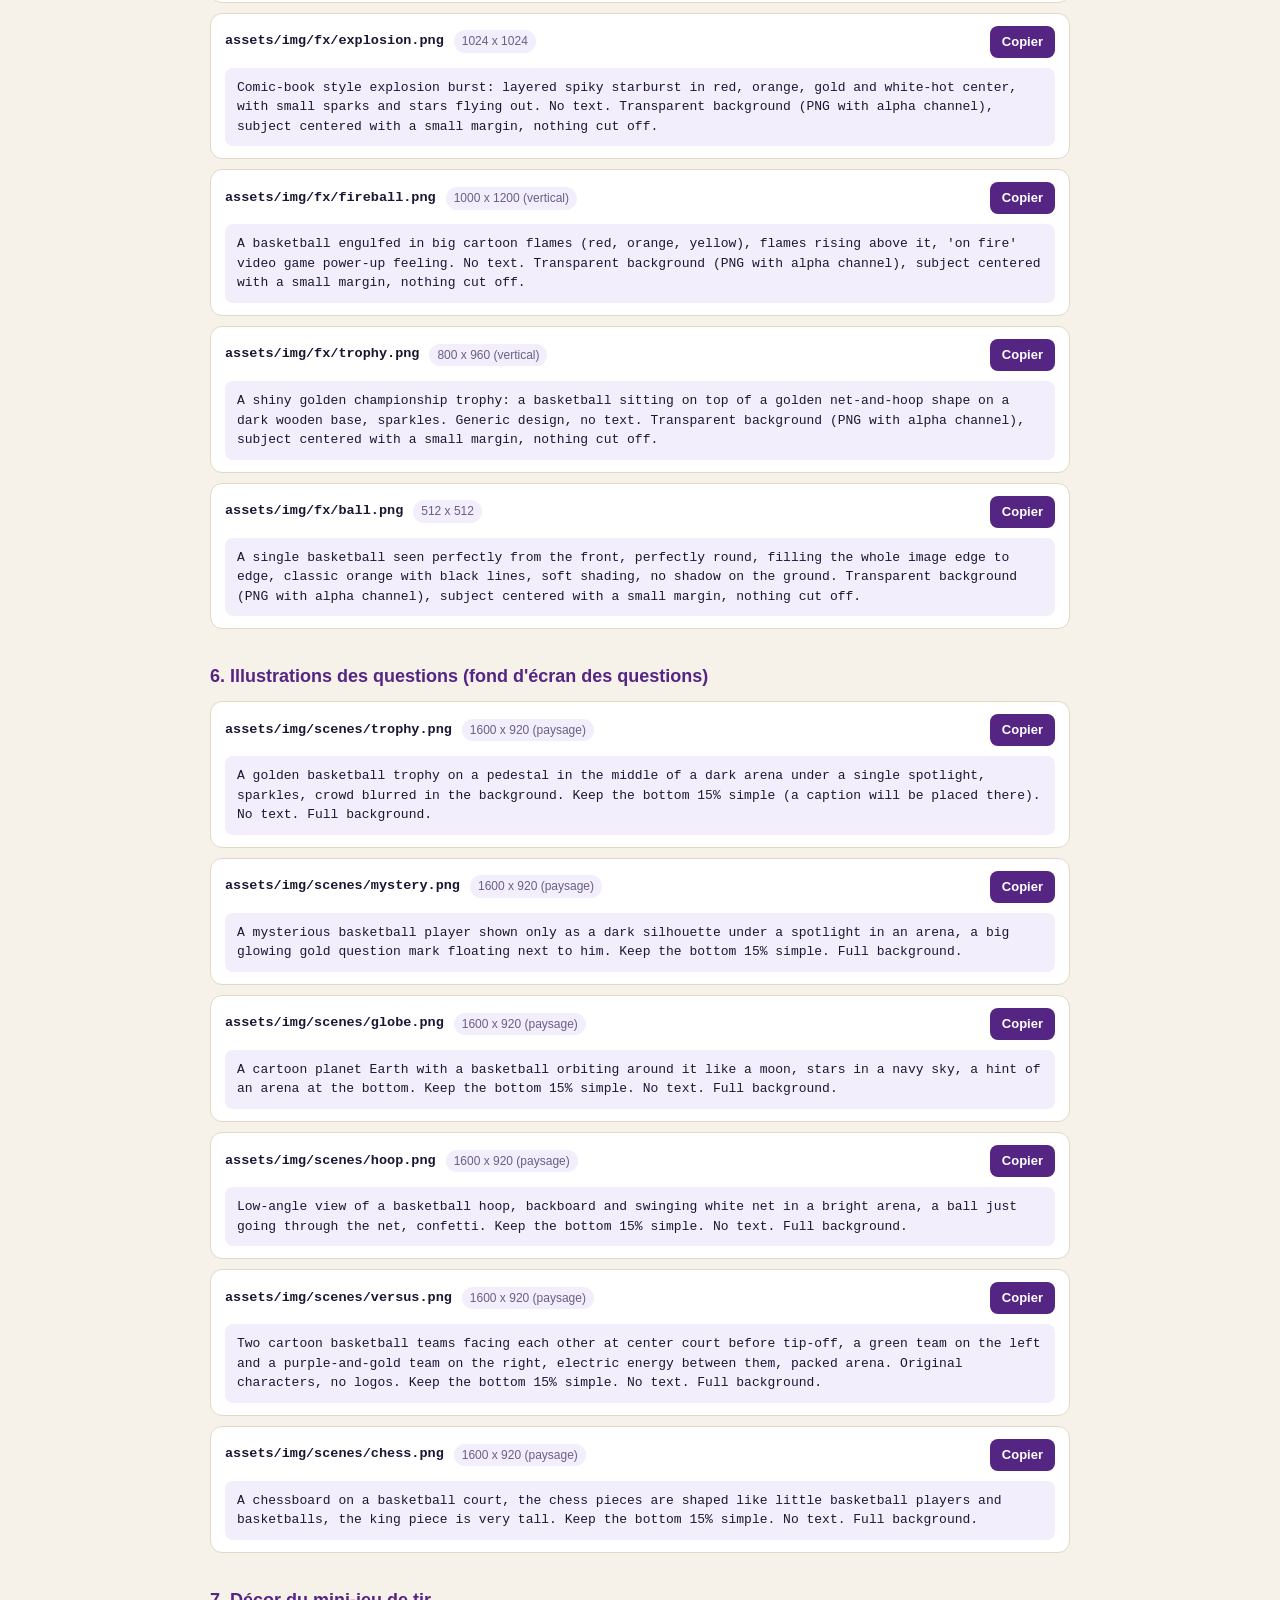
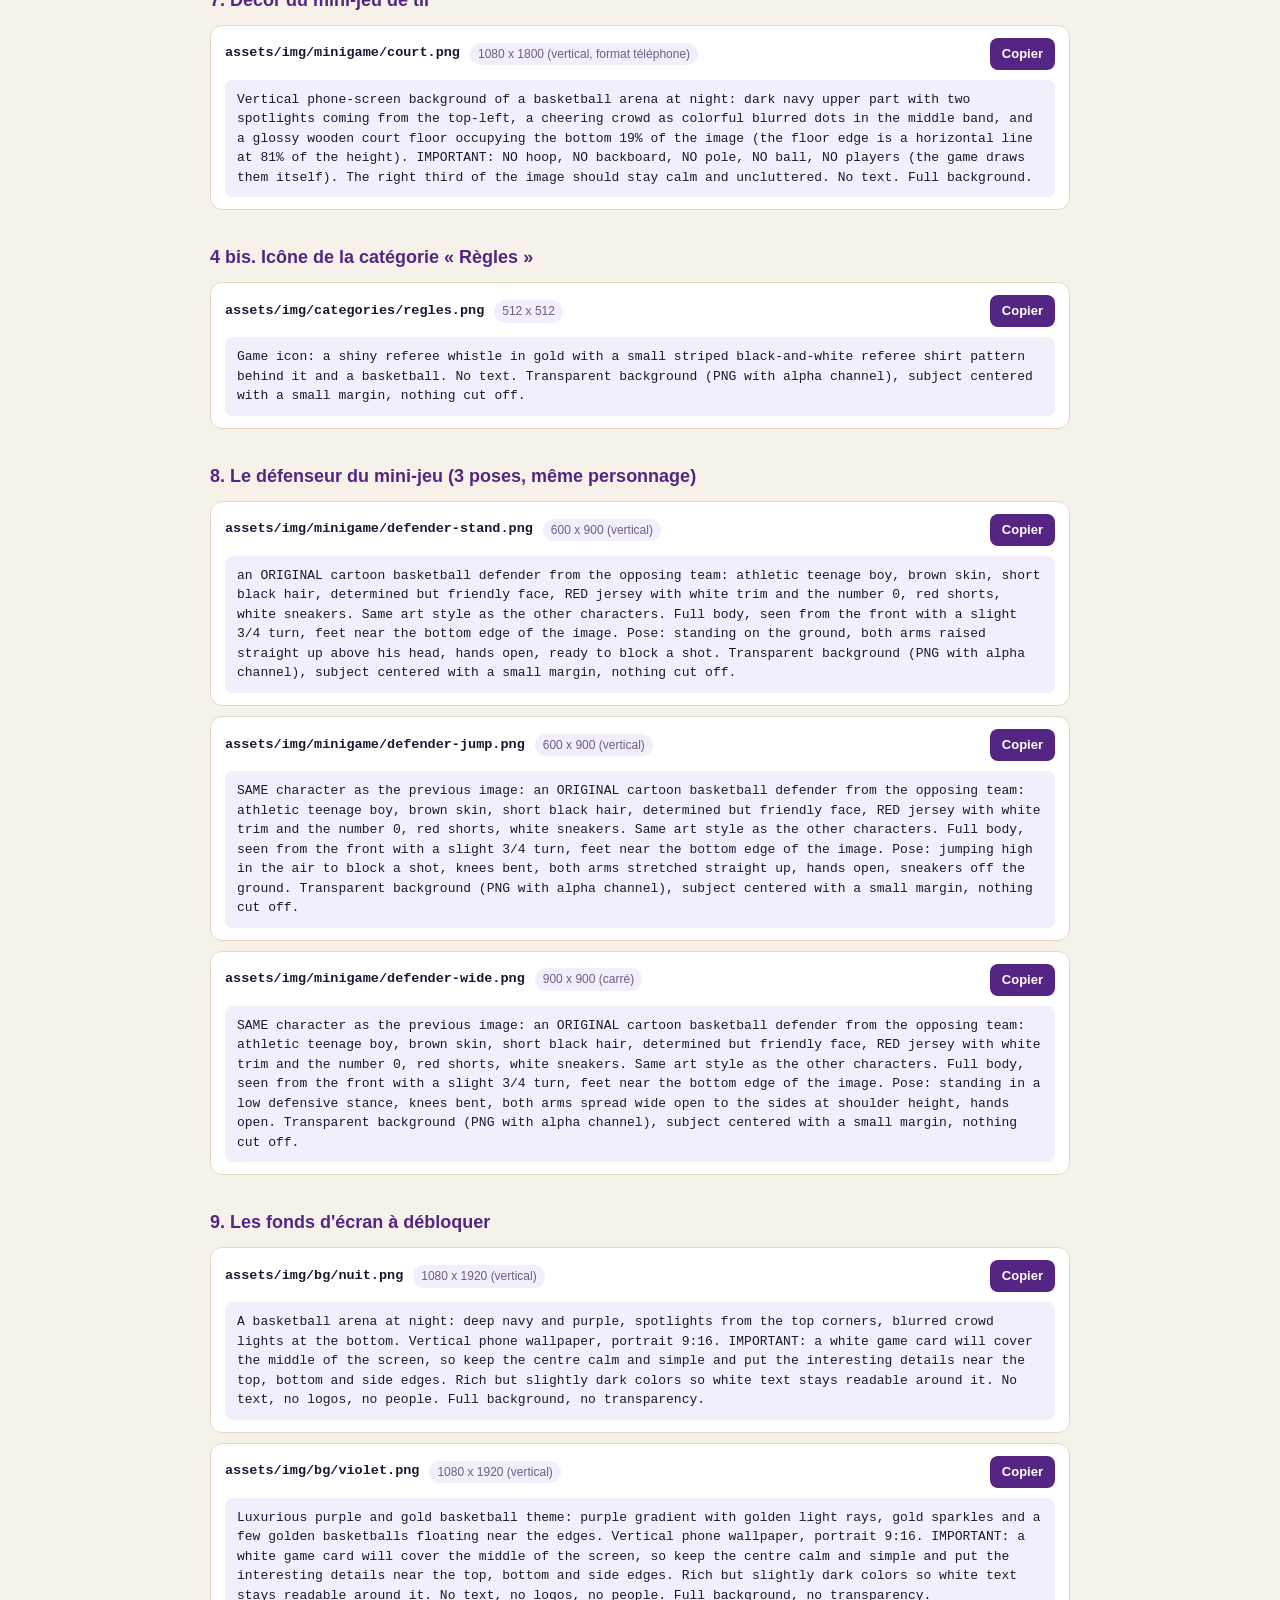
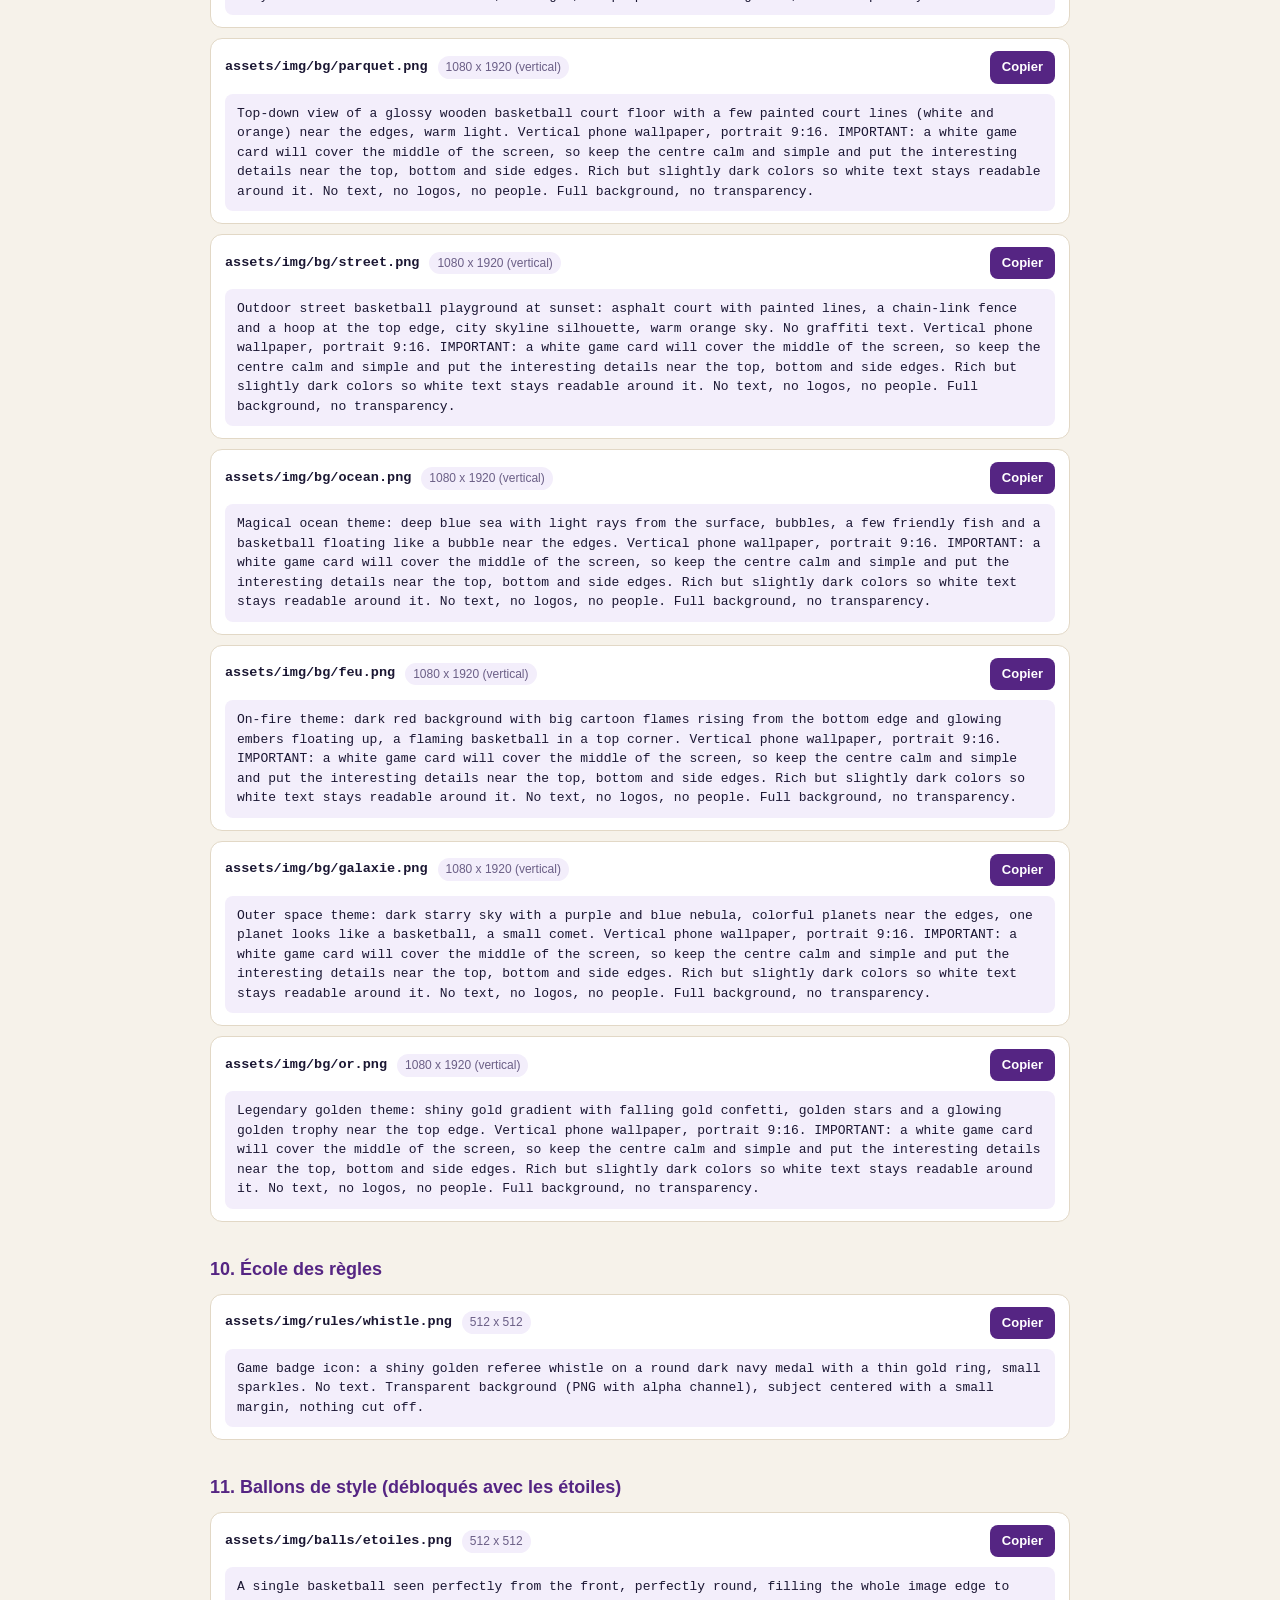
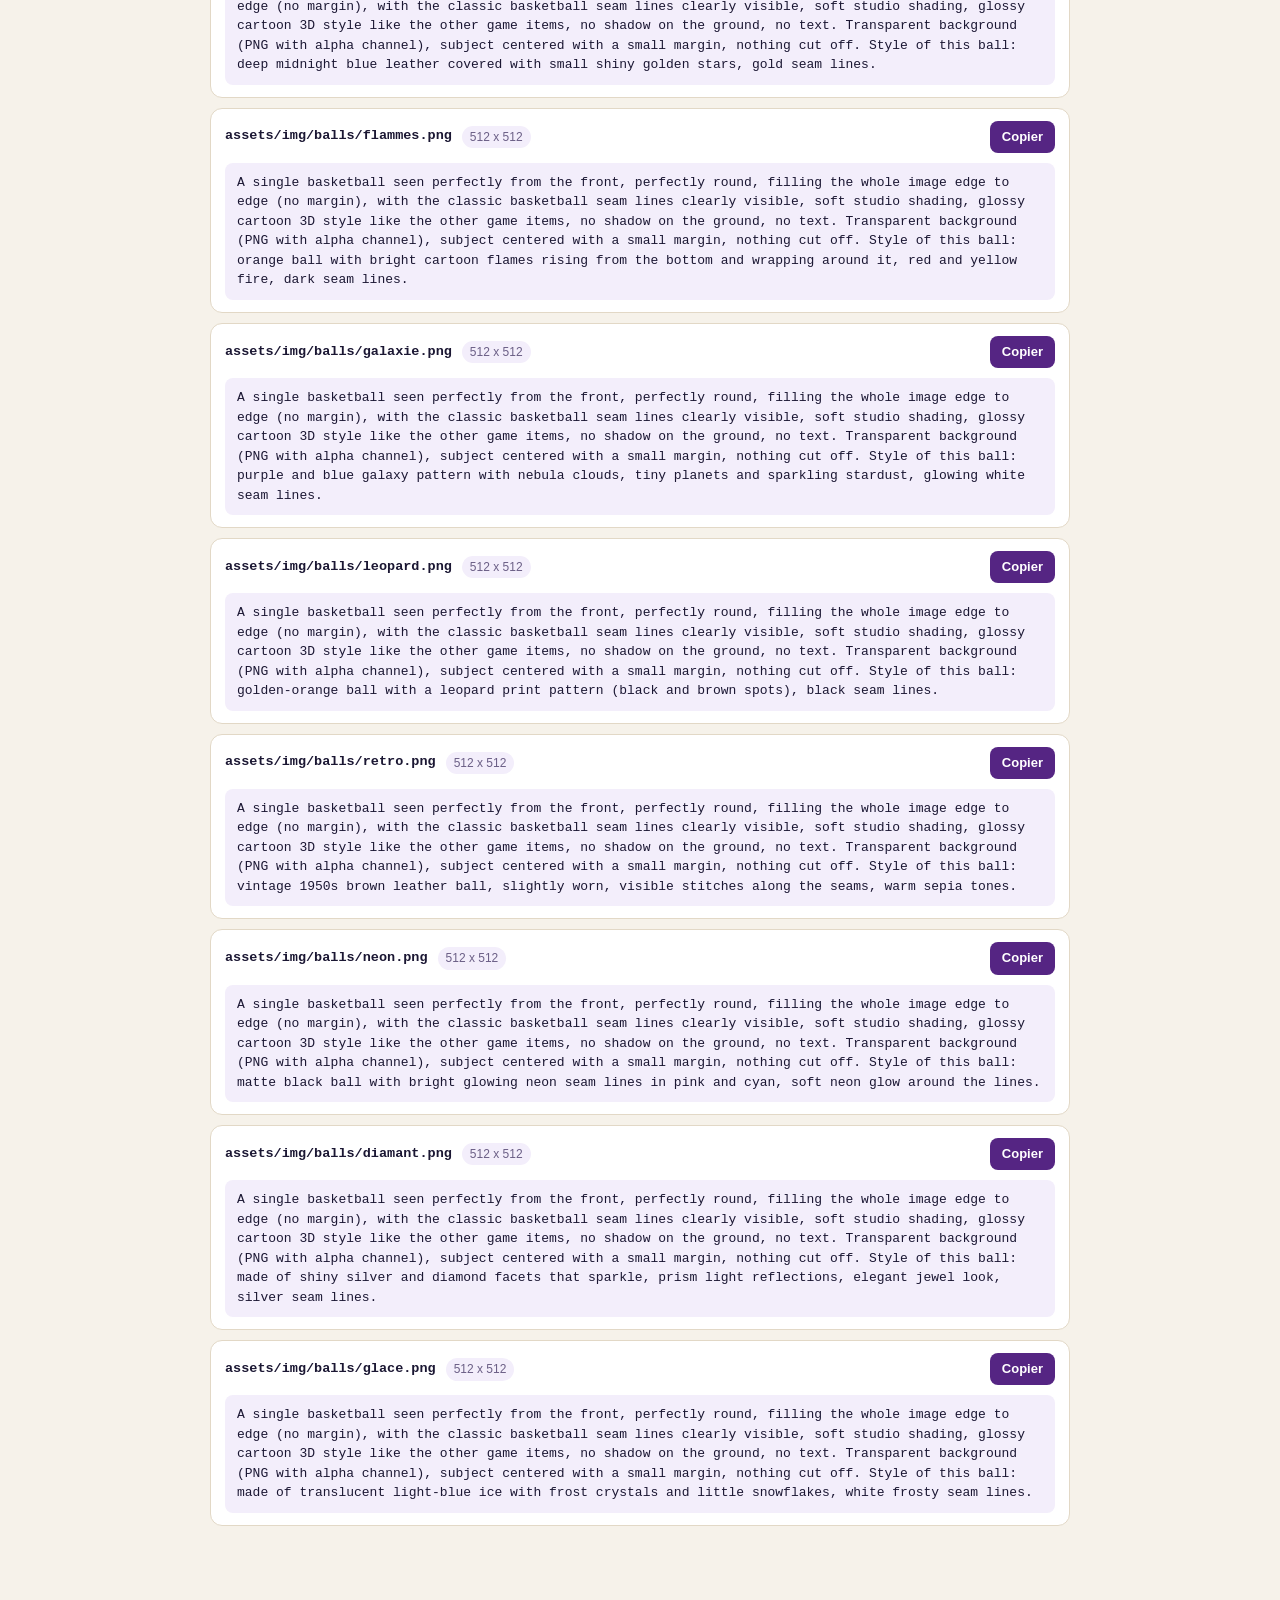
<file: prompts-images.html>
<!doctype html><html lang="fr"><head><meta charset="utf-8"><meta name="viewport" content="width=device-width,initial-scale=1">
<title>Prompts images : Quiz NBA</title>
<style>
:root{--bg:#f6f2ea;--card:#fff;--ink:#1b1733;--mut:#6b5f86;--line:#e2d8c6;--acc:#552583;--gold:#fdb927;--code:#f3eefb}
@media (prefers-color-scheme:dark){:root{--bg:#0e1233;--card:#171c47;--ink:#f3f0ff;--mut:#b5acd6;--line:#2c3270;--acc:#c9a8ff;--code:#1f2560}}
*{box-sizing:border-box}body{margin:0;background:var(--bg);color:var(--ink);font:15px/1.55 -apple-system,Segoe UI,Roboto,Helvetica,Arial,sans-serif;padding:24px 16px 60px}
main{max-width:860px;margin:0 auto}h1{font-size:26px;margin:0 0 6px}h2{font-size:18px;margin:34px 0 10px;color:var(--acc)}
p.lead{color:var(--mut);margin:0 0 18px}.steps{background:var(--card);border:1px solid var(--line);border-radius:12px;padding:12px 18px}
.item{background:var(--card);border:1px solid var(--line);border-radius:12px;padding:12px 14px;margin:10px 0}
.head{display:flex;gap:10px;align-items:center;flex-wrap:wrap}.file{font-family:ui-monospace,Menlo,Consolas,monospace;font-weight:700;font-size:13.5px;word-break:break-all}
.size{font-size:12px;color:var(--mut);background:var(--code);padding:2px 8px;border-radius:99px}
button{margin-left:auto;border:0;background:var(--acc);color:#fff;font:inherit;font-size:13px;font-weight:700;padding:6px 12px;border-radius:8px;cursor:pointer}
button.done{background:#2e8b57}
pre{white-space:pre-wrap;background:var(--code);border-radius:8px;padding:10px 12px;margin:10px 0 0;font-size:13px;line-height:1.5;font-family:ui-monospace,Menlo,Consolas,monospace}
.style pre{border-left:4px solid var(--gold)}
</style></head><body><main>
<h1>Prompts images : Quiz NBA</h1>
<p class="lead">Un bouton « Copier » par image. Chaque image est optionnelle : tant qu'elle manque, le jeu garde son dessin actuel.</p>
<div class="steps"><ol>
<li>Colle d'abord le <b>guide de style</b> dans Gemini ou ChatGPT, puis les prompts un par un.</li>
<li>Coach et joueurs : reste dans <b>la même conversation</b> ; pour les humeurs du coach, joins la 1re image du coach comme référence.</li>
<li>Fond transparent : ChatGPT le fait. Sinon demande « plain pure white background » : je détourerai.</li>
<li>Renomme chaque fichier exactement comme indiqué et envoie-les-moi.</li></ol></div>
<h2>Guide de style (à coller en premier)</h2>
<div class="item style"><div class="head"><span class="file">Guide de style</span><button data-t="style">Copier</button></div><pre id="style"></pre></div>
<div id="list"></div>
<script>
var STYLE="STYLE GUIDE (apply to every image): bright, energetic cartoon illustration for a kids' basketball quiz game (ages 7-12), in the look of a modern 3D-rendered mobile sports game with stylized, friendly characters (big expressive eyes, slightly oversized heads, smooth clean shapes). Soft studio lighting with a warm rim light, saturated colors. Main palette: deep night navy #0e1233, purple #552583, gold #fdb927, basketball orange #e8752a, white accents. IMPORTANT: no real logos, no NBA logo, no team logos, no brand marks, no watermark. All characters are ORIGINAL cartoon characters and must NOT look like any real, identifiable person. No text or letters in the image unless the prompt explicitly asks for it.";var DATA=[{"title": "1. Logo et bannière", "folder": "brand", "items": [{"name": "logo", "size": "1024 x 1024", "prompt": "Round emblem for a kids' basketball game: a shiny basketball wearing a small golden crown, surrounded by a ring of gold stars and a purple ribbon, with motion streaks. No text. Transparent background (PNG with alpha channel), subject centered with a small margin, nothing cut off."}, {"name": "banner", "size": "1600 x 440 (très large)", "prompt": "Wide panoramic banner of a basketball arena at night seen from courtside: glossy wooden court in the lower quarter, a hoop on the far left and far right edges, a cheering crowd in the stands as colorful blurred dots, two big spotlights from the ceiling, a big empty jumbotron screen in the top center, a basketball bouncing near the center. Dark navy and purple tones with gold light. No text, no logos. Full background, no transparency."}]}, {"title": "2. Coach Mamba (4 humeurs, même personnage)", "folder": "coach", "items": [{"name": "coach-mamba", "size": "1024 x 1024", "prompt": "'Coach Mamba', an original cartoon basketball coach: athletic man in his 40s, dark brown skin, shaved head, short neat black beard, confident warm smile, purple and gold team tracksuit jacket with the number 24 on the chest, silver whistle on a lanyard, arms crossed, proud and calm expression. Square 1:1 bust portrait (head and shoulders, head in the upper-middle), facing the viewer with a slight 3/4 turn, on a smooth radial-gradient background in the colors given. Leave some space around the head: the image will be cropped into a circle. Background: navy #1b1733 to purple #552583."}, {"name": "coach-happy", "size": "1024 x 1024", "prompt": "SAME character as the previous image: 'Coach Mamba', an original cartoon basketball coach: athletic man in his 40s, dark brown skin, shaved head, short neat black beard, confident warm smile, purple and gold team tracksuit jacket with the number 24 on the chest, silver whistle on a lanyard, big smile, giving a thumbs up. Square 1:1 bust portrait (head and shoulders, head in the upper-middle), facing the viewer with a slight 3/4 turn, on a smooth radial-gradient background in the colors given. Leave some space around the head: the image will be cropped into a circle. Background: purple #552583 to gold #fdb927."}, {"name": "coach-thinking", "size": "1024 x 1024", "prompt": "SAME character as the previous image: 'Coach Mamba', an original cartoon basketball coach: athletic man in his 40s, dark brown skin, shaved head, short neat black beard, confident warm smile, purple and gold team tracksuit jacket with the number 24 on the chest, silver whistle on a lanyard, one hand on his chin, one eyebrow raised, holding a small tactics clipboard, clever 'I have a secret for you' look. Square 1:1 bust portrait (head and shoulders, head in the upper-middle), facing the viewer with a slight 3/4 turn, on a smooth radial-gradient background in the colors given. Leave some space around the head: the image will be cropped into a circle. Background: navy #1b1733 to purple #552583."}, {"name": "coach-cheer", "size": "1024 x 1024", "prompt": "SAME character as the previous image: 'Coach Mamba', an original cartoon basketball coach: athletic man in his 40s, dark brown skin, shaved head, short neat black beard, confident warm smile, purple and gold team tracksuit jacket with the number 24 on the chest, silver whistle on a lanyard, both fists raised, shouting with joy, confetti flying around him. Square 1:1 bust portrait (head and shoulders, head in the upper-middle), facing the viewer with a slight 3/4 turn, on a smooth radial-gradient background in the colors given. Leave some space around the head: the image will be cropped into a circle. Background: gold #fdb927 to orange #e8752a."}]}, {"title": "3. Les 8 joueurs (avatars)", "folder": "players", "items": [{"name": "p1", "size": "1024 x 1024", "prompt": "Original cartoon basketball player nicknamed 'Cosmo': an extremely tall and slender young man, very long arms, short curly dark hair, brown skin, calm friendly smile, black and silver jersey with the number 1, a few small glowing stars and planets floating around him. Square 1:1 bust portrait (head and shoulders, head in the upper-middle), facing the viewer with a slight 3/4 turn, on a smooth radial-gradient background in the colors given. Leave some space around the head: the image will be cropped into a circle. Background: black to silver-grey."}, {"name": "p2", "size": "1024 x 1024", "prompt": "Original cartoon basketball player nicknamed 'King Rebound': a powerful athletic man, dark brown skin, short dark hair, trimmed beard, white headband, purple and gold jersey with the number 23, a small golden crown floating just above his head. Square 1:1 bust portrait (head and shoulders, head in the upper-middle), facing the viewer with a slight 3/4 turn, on a smooth radial-gradient background in the colors given. Leave some space around the head: the image will be cropped into a circle. Background: purple #552583 to gold #fdb927."}, {"name": "p3", "size": "1024 x 1024", "prompt": "Original cartoon basketball player nicknamed 'Jet': an athletic man, dark brown skin, shaved head, huge happy smile, red and black jersey with the number 23, white air-swirl wing shapes behind his shoulders as if he could fly. Square 1:1 bust portrait (head and shoulders, head in the upper-middle), facing the viewer with a slight 3/4 turn, on a smooth radial-gradient background in the colors given. Leave some space around the head: the image will be cropped into a circle. Background: red #ce1141 to black."}, {"name": "p4", "size": "1024 x 1024", "prompt": "Original cartoon basketball player nicknamed 'Chef Swish': a slim guard, light brown skin, short dark hair, cheeky boyish smile, royal blue and yellow jersey with the number 30, wearing a tiny white chef's hat, spinning a basketball on one finger. Square 1:1 bust portrait (head and shoulders, head in the upper-middle), facing the viewer with a slight 3/4 turn, on a smooth radial-gradient background in the colors given. Leave some space around the head: the image will be cropped into a circle. Background: royal blue #1d428a to yellow #ffc72c."}, {"name": "p5", "size": "1024 x 1024", "prompt": "Original cartoon basketball player nicknamed 'Olympus': a very tall muscular man with very long arms, dark brown skin, short dark hair, big determined smile, dark green and cream jersey with the number 34, a golden laurel wreath floating behind his head. Square 1:1 bust portrait (head and shoulders, head in the upper-middle), facing the viewer with a slight 3/4 turn, on a smooth radial-gradient background in the colors given. Leave some space around the head: the image will be cropped into a circle. Background: green #00471b to cream #eee1c6."}, {"name": "p6", "size": "1024 x 1024", "prompt": "Original cartoon basketball player nicknamed 'The Magician': a big tall man, light skin, short brown hair, relaxed playful grin, navy and gold jersey with the number 15, holding a playing card with a jester picture (no letters) between two fingers. Square 1:1 bust portrait (head and shoulders, head in the upper-middle), facing the viewer with a slight 3/4 turn, on a smooth radial-gradient background in the colors given. Leave some space around the head: the image will be cropped into a circle. Background: navy #0e2240 to gold #fec524."}, {"name": "p7", "size": "1024 x 1024", "prompt": "Original cartoon basketball player nicknamed 'Lightning': a quick point guard, light brown skin, short dark hair, smiling, silver and black jersey with the number 9, small blue-white-red French flag pin on the jersey, speed lines behind him. Square 1:1 bust portrait (head and shoulders, head in the upper-middle), facing the viewer with a slight 3/4 turn, on a smooth radial-gradient background in the colors given. Leave some space around the head: the image will be cropped into a circle. Background: silver #c4ced4 to black."}, {"name": "p8", "size": "1024 x 1024", "prompt": "Original cartoon basketball player nicknamed 'Dunkman': a huge and very strong center, dark brown skin, shaved head, joyful laugh, blue and white jersey with the number 32, holding a basketball in one giant hand, a few glass shards flying behind him like he just broke a backboard. Square 1:1 bust portrait (head and shoulders, head in the upper-middle), facing the viewer with a slight 3/4 turn, on a smooth radial-gradient background in the colors given. Leave some space around the head: the image will be cropped into a circle. Background: blue #0077c0 to white."}]}, {"title": "4. Icônes des catégories", "folder": "categories", "items": [{"name": "legendes", "size": "512 x 512", "prompt": "Game icon: a golden trophy with a basketball on top, purple ribbon, sparkling stars, 'hall of fame' feeling. Transparent background (PNG with alpha channel), subject centered with a small margin, nothing cut off."}, {"name": "stars", "size": "512 x 512", "prompt": "Game icon: a basketball with a bright blue and yellow lightning bolt striking through it, electric sparks. Transparent background (PNG with alpha channel), subject centered with a small margin, nothing cut off."}, {"name": "france", "size": "512 x 512", "prompt": "Game icon: a basketball with a blue-white-red swoosh around it and a tiny Eiffel Tower silhouette next to it. Transparent background (PNG with alpha channel), subject centered with a small margin, nothing cut off."}, {"name": "nba", "size": "512 x 512", "prompt": "Game icon: a basketball hoop with backboard and net, in red, white and blue colors, with a whistle. Generic, NOT the NBA logo. Transparent background (PNG with alpha channel), subject centered with a small margin, nothing cut off."}, {"name": "mix", "size": "512 x 512", "prompt": "Game icon: a golden 'all-star' basketball covered in small stars, with a rainbow sparkle trail. Transparent background (PNG with alpha channel), subject centered with a small margin, nothing cut off."}]}, {"title": "5. Effets des grandes animations", "folder": "fx", "items": [{"name": "foam-finger", "size": "800 x 1300 (vertical)", "prompt": "A giant purple foam finger like fans wave in basketball arenas: the hand points the index finger straight up, the big '#1' written in gold on the palm, gold outline, seen from the front, slightly tilted. Only the text '#1'. Transparent background (PNG with alpha channel), subject centered with a small margin, nothing cut off."}, {"name": "explosion", "size": "1024 x 1024", "prompt": "Comic-book style explosion burst: layered spiky starburst in red, orange, gold and white-hot center, with small sparks and stars flying out. No text. Transparent background (PNG with alpha channel), subject centered with a small margin, nothing cut off."}, {"name": "fireball", "size": "1000 x 1200 (vertical)", "prompt": "A basketball engulfed in big cartoon flames (red, orange, yellow), flames rising above it, 'on fire' video game power-up feeling. No text. Transparent background (PNG with alpha channel), subject centered with a small margin, nothing cut off."}, {"name": "trophy", "size": "800 x 960 (vertical)", "prompt": "A shiny golden championship trophy: a basketball sitting on top of a golden net-and-hoop shape on a dark wooden base, sparkles. Generic design, no text. Transparent background (PNG with alpha channel), subject centered with a small margin, nothing cut off."}, {"name": "ball", "size": "512 x 512", "prompt": "A single basketball seen perfectly from the front, perfectly round, filling the whole image edge to edge, classic orange with black lines, soft shading, no shadow on the ground. Transparent background (PNG with alpha channel), subject centered with a small margin, nothing cut off."}]}, {"title": "6. Illustrations des questions (fond d'écran des questions)", "folder": "scenes", "items": [{"name": "trophy", "size": "1600 x 920 (paysage)", "prompt": "A golden basketball trophy on a pedestal in the middle of a dark arena under a single spotlight, sparkles, crowd blurred in the background. Keep the bottom 15% simple (a caption will be placed there). No text. Full background."}, {"name": "mystery", "size": "1600 x 920 (paysage)", "prompt": "A mysterious basketball player shown only as a dark silhouette under a spotlight in an arena, a big glowing gold question mark floating next to him. Keep the bottom 15% simple. Full background."}, {"name": "globe", "size": "1600 x 920 (paysage)", "prompt": "A cartoon planet Earth with a basketball orbiting around it like a moon, stars in a navy sky, a hint of an arena at the bottom. Keep the bottom 15% simple. No text. Full background."}, {"name": "hoop", "size": "1600 x 920 (paysage)", "prompt": "Low-angle view of a basketball hoop, backboard and swinging white net in a bright arena, a ball just going through the net, confetti. Keep the bottom 15% simple. No text. Full background."}, {"name": "versus", "size": "1600 x 920 (paysage)", "prompt": "Two cartoon basketball teams facing each other at center court before tip-off, a green team on the left and a purple-and-gold team on the right, electric energy between them, packed arena. Original characters, no logos. Keep the bottom 15% simple. No text. Full background."}, {"name": "chess", "size": "1600 x 920 (paysage)", "prompt": "A chessboard on a basketball court, the chess pieces are shaped like little basketball players and basketballs, the king piece is very tall. Keep the bottom 15% simple. No text. Full background."}]}, {"title": "7. Décor du mini-jeu de tir", "folder": "minigame", "items": [{"name": "court", "size": "1080 x 1800 (vertical, format téléphone)", "prompt": "Vertical phone-screen background of a basketball arena at night: dark navy upper part with two spotlights coming from the top-left, a cheering crowd as colorful blurred dots in the middle band, and a glossy wooden court floor occupying the bottom 19% of the image (the floor edge is a horizontal line at 81% of the height). IMPORTANT: NO hoop, NO backboard, NO pole, NO ball, NO players (the game draws them itself). The right third of the image should stay calm and uncluttered. No text. Full background."}]}, {"title": "4 bis. Icône de la catégorie « Règles »", "folder": "categories", "items": [{"name": "regles", "size": "512 x 512", "prompt": "Game icon: a shiny referee whistle in gold with a small striped black-and-white referee shirt pattern behind it and a basketball. No text. Transparent background (PNG with alpha channel), subject centered with a small margin, nothing cut off."}]}, {"title": "8. Le défenseur du mini-jeu (3 poses, même personnage)", "folder": "minigame", "items": [{"name": "defender-stand", "size": "600 x 900 (vertical)", "prompt": "an ORIGINAL cartoon basketball defender from the opposing team: athletic teenage boy, brown skin, short black hair, determined but friendly face, RED jersey with white trim and the number 0, red shorts, white sneakers. Same art style as the other characters. Full body, seen from the front with a slight 3/4 turn, feet near the bottom edge of the image. Pose: standing on the ground, both arms raised straight up above his head, hands open, ready to block a shot. Transparent background (PNG with alpha channel), subject centered with a small margin, nothing cut off."}, {"name": "defender-jump", "size": "600 x 900 (vertical)", "prompt": "SAME character as the previous image: an ORIGINAL cartoon basketball defender from the opposing team: athletic teenage boy, brown skin, short black hair, determined but friendly face, RED jersey with white trim and the number 0, red shorts, white sneakers. Same art style as the other characters. Full body, seen from the front with a slight 3/4 turn, feet near the bottom edge of the image. Pose: jumping high in the air to block a shot, knees bent, both arms stretched straight up, hands open, sneakers off the ground. Transparent background (PNG with alpha channel), subject centered with a small margin, nothing cut off."}, {"name": "defender-wide", "size": "900 x 900 (carré)", "prompt": "SAME character as the previous image: an ORIGINAL cartoon basketball defender from the opposing team: athletic teenage boy, brown skin, short black hair, determined but friendly face, RED jersey with white trim and the number 0, red shorts, white sneakers. Same art style as the other characters. Full body, seen from the front with a slight 3/4 turn, feet near the bottom edge of the image. Pose: standing in a low defensive stance, knees bent, both arms spread wide open to the sides at shoulder height, hands open. Transparent background (PNG with alpha channel), subject centered with a small margin, nothing cut off."}]}, {"title": "9. Les fonds d'écran à débloquer", "folder": "bg", "items": [{"name": "nuit", "size": "1080 x 1920 (vertical)", "prompt": "A basketball arena at night: deep navy and purple, spotlights from the top corners, blurred crowd lights at the bottom. Vertical phone wallpaper, portrait 9:16. IMPORTANT: a white game card will cover the middle of the screen, so keep the centre calm and simple and put the interesting details near the top, bottom and side edges. Rich but slightly dark colors so white text stays readable around it. No text, no logos, no people. Full background, no transparency."}, {"name": "violet", "size": "1080 x 1920 (vertical)", "prompt": "Luxurious purple and gold basketball theme: purple gradient with golden light rays, gold sparkles and a few golden basketballs floating near the edges. Vertical phone wallpaper, portrait 9:16. IMPORTANT: a white game card will cover the middle of the screen, so keep the centre calm and simple and put the interesting details near the top, bottom and side edges. Rich but slightly dark colors so white text stays readable around it. No text, no logos, no people. Full background, no transparency."}, {"name": "parquet", "size": "1080 x 1920 (vertical)", "prompt": "Top-down view of a glossy wooden basketball court floor with a few painted court lines (white and orange) near the edges, warm light. Vertical phone wallpaper, portrait 9:16. IMPORTANT: a white game card will cover the middle of the screen, so keep the centre calm and simple and put the interesting details near the top, bottom and side edges. Rich but slightly dark colors so white text stays readable around it. No text, no logos, no people. Full background, no transparency."}, {"name": "street", "size": "1080 x 1920 (vertical)", "prompt": "Outdoor street basketball playground at sunset: asphalt court with painted lines, a chain-link fence and a hoop at the top edge, city skyline silhouette, warm orange sky. No graffiti text. Vertical phone wallpaper, portrait 9:16. IMPORTANT: a white game card will cover the middle of the screen, so keep the centre calm and simple and put the interesting details near the top, bottom and side edges. Rich but slightly dark colors so white text stays readable around it. No text, no logos, no people. Full background, no transparency."}, {"name": "ocean", "size": "1080 x 1920 (vertical)", "prompt": "Magical ocean theme: deep blue sea with light rays from the surface, bubbles, a few friendly fish and a basketball floating like a bubble near the edges. Vertical phone wallpaper, portrait 9:16. IMPORTANT: a white game card will cover the middle of the screen, so keep the centre calm and simple and put the interesting details near the top, bottom and side edges. Rich but slightly dark colors so white text stays readable around it. No text, no logos, no people. Full background, no transparency."}, {"name": "feu", "size": "1080 x 1920 (vertical)", "prompt": "On-fire theme: dark red background with big cartoon flames rising from the bottom edge and glowing embers floating up, a flaming basketball in a top corner. Vertical phone wallpaper, portrait 9:16. IMPORTANT: a white game card will cover the middle of the screen, so keep the centre calm and simple and put the interesting details near the top, bottom and side edges. Rich but slightly dark colors so white text stays readable around it. No text, no logos, no people. Full background, no transparency."}, {"name": "galaxie", "size": "1080 x 1920 (vertical)", "prompt": "Outer space theme: dark starry sky with a purple and blue nebula, colorful planets near the edges, one planet looks like a basketball, a small comet. Vertical phone wallpaper, portrait 9:16. IMPORTANT: a white game card will cover the middle of the screen, so keep the centre calm and simple and put the interesting details near the top, bottom and side edges. Rich but slightly dark colors so white text stays readable around it. No text, no logos, no people. Full background, no transparency."}, {"name": "or", "size": "1080 x 1920 (vertical)", "prompt": "Legendary golden theme: shiny gold gradient with falling gold confetti, golden stars and a glowing golden trophy near the top edge. Vertical phone wallpaper, portrait 9:16. IMPORTANT: a white game card will cover the middle of the screen, so keep the centre calm and simple and put the interesting details near the top, bottom and side edges. Rich but slightly dark colors so white text stays readable around it. No text, no logos, no people. Full background, no transparency."}]}, {"title": "10. École des règles", "folder": "rules", "items": [{"name": "whistle", "size": "512 x 512", "prompt": "Game badge icon: a shiny golden referee whistle on a round dark navy medal with a thin gold ring, small sparkles. No text. Transparent background (PNG with alpha channel), subject centered with a small margin, nothing cut off."}]}, {"title": "11. Ballons de style (débloqués avec les étoiles)", "folder": "balls", "items": [{"name": "etoiles", "size": "512 x 512", "prompt": "A single basketball seen perfectly from the front, perfectly round, filling the whole image edge to edge (no margin), with the classic basketball seam lines clearly visible, soft studio shading, glossy cartoon 3D style like the other game items, no shadow on the ground, no text. Transparent background (PNG with alpha channel), subject centered with a small margin, nothing cut off. Style of this ball: deep midnight blue leather covered with small shiny golden stars, gold seam lines."}, {"name": "flammes", "size": "512 x 512", "prompt": "A single basketball seen perfectly from the front, perfectly round, filling the whole image edge to edge (no margin), with the classic basketball seam lines clearly visible, soft studio shading, glossy cartoon 3D style like the other game items, no shadow on the ground, no text. Transparent background (PNG with alpha channel), subject centered with a small margin, nothing cut off. Style of this ball: orange ball with bright cartoon flames rising from the bottom and wrapping around it, red and yellow fire, dark seam lines."}, {"name": "galaxie", "size": "512 x 512", "prompt": "A single basketball seen perfectly from the front, perfectly round, filling the whole image edge to edge (no margin), with the classic basketball seam lines clearly visible, soft studio shading, glossy cartoon 3D style like the other game items, no shadow on the ground, no text. Transparent background (PNG with alpha channel), subject centered with a small margin, nothing cut off. Style of this ball: purple and blue galaxy pattern with nebula clouds, tiny planets and sparkling stardust, glowing white seam lines."}, {"name": "leopard", "size": "512 x 512", "prompt": "A single basketball seen perfectly from the front, perfectly round, filling the whole image edge to edge (no margin), with the classic basketball seam lines clearly visible, soft studio shading, glossy cartoon 3D style like the other game items, no shadow on the ground, no text. Transparent background (PNG with alpha channel), subject centered with a small margin, nothing cut off. Style of this ball: golden-orange ball with a leopard print pattern (black and brown spots), black seam lines."}, {"name": "retro", "size": "512 x 512", "prompt": "A single basketball seen perfectly from the front, perfectly round, filling the whole image edge to edge (no margin), with the classic basketball seam lines clearly visible, soft studio shading, glossy cartoon 3D style like the other game items, no shadow on the ground, no text. Transparent background (PNG with alpha channel), subject centered with a small margin, nothing cut off. Style of this ball: vintage 1950s brown leather ball, slightly worn, visible stitches along the seams, warm sepia tones."}, {"name": "neon", "size": "512 x 512", "prompt": "A single basketball seen perfectly from the front, perfectly round, filling the whole image edge to edge (no margin), with the classic basketball seam lines clearly visible, soft studio shading, glossy cartoon 3D style like the other game items, no shadow on the ground, no text. Transparent background (PNG with alpha channel), subject centered with a small margin, nothing cut off. Style of this ball: matte black ball with bright glowing neon seam lines in pink and cyan, soft neon glow around the lines."}, {"name": "diamant", "size": "512 x 512", "prompt": "A single basketball seen perfectly from the front, perfectly round, filling the whole image edge to edge (no margin), with the classic basketball seam lines clearly visible, soft studio shading, glossy cartoon 3D style like the other game items, no shadow on the ground, no text. Transparent background (PNG with alpha channel), subject centered with a small margin, nothing cut off. Style of this ball: made of shiny silver and diamond facets that sparkle, prism light reflections, elegant jewel look, silver seam lines."}, {"name": "glace", "size": "512 x 512", "prompt": "A single basketball seen perfectly from the front, perfectly round, filling the whole image edge to edge (no margin), with the classic basketball seam lines clearly visible, soft studio shading, glossy cartoon 3D style like the other game items, no shadow on the ground, no text. Transparent background (PNG with alpha channel), subject centered with a small margin, nothing cut off. Style of this ball: made of translucent light-blue ice with frost crystals and little snowflakes, white frosty seam lines."}]}];
document.getElementById('style').textContent=STYLE;
var L=document.getElementById('list'),T={style:STYLE},n=0;
DATA.forEach(function(g){var h=document.createElement('h2');h.textContent=g.title;L.appendChild(h);
 g.items.forEach(function(it){var id='p'+(n++);T[id]=it.prompt;var d=document.createElement('div');d.className='item';
  d.innerHTML='<div class="head"><span class="file"></span><span class="size"></span><button data-t="'+id+'">Copier</button></div><pre></pre>';
  d.querySelector('.file').textContent='assets/img/'+g.folder+'/'+it.name+'.png';d.querySelector('.size').textContent=it.size;d.querySelector('pre').textContent=it.prompt;L.appendChild(d);});});
document.addEventListener('click',function(e){var b=e.target.closest('button[data-t]');if(!b)return;var t=T[b.getAttribute('data-t')];
 function ok(){b.textContent='Copié !';b.classList.add('done');setTimeout(function(){b.textContent='Copier';b.classList.remove('done');},1500);}
 if(navigator.clipboard&&navigator.clipboard.writeText)navigator.clipboard.writeText(t).then(ok,function(){fallback();});else fallback();
 function fallback(){var ta=document.createElement('textarea');ta.value=t;document.body.appendChild(ta);ta.select();try{document.execCommand('copy');ok();}catch(x){}document.body.removeChild(ta);}});
</script></main></body></html>
</file>
